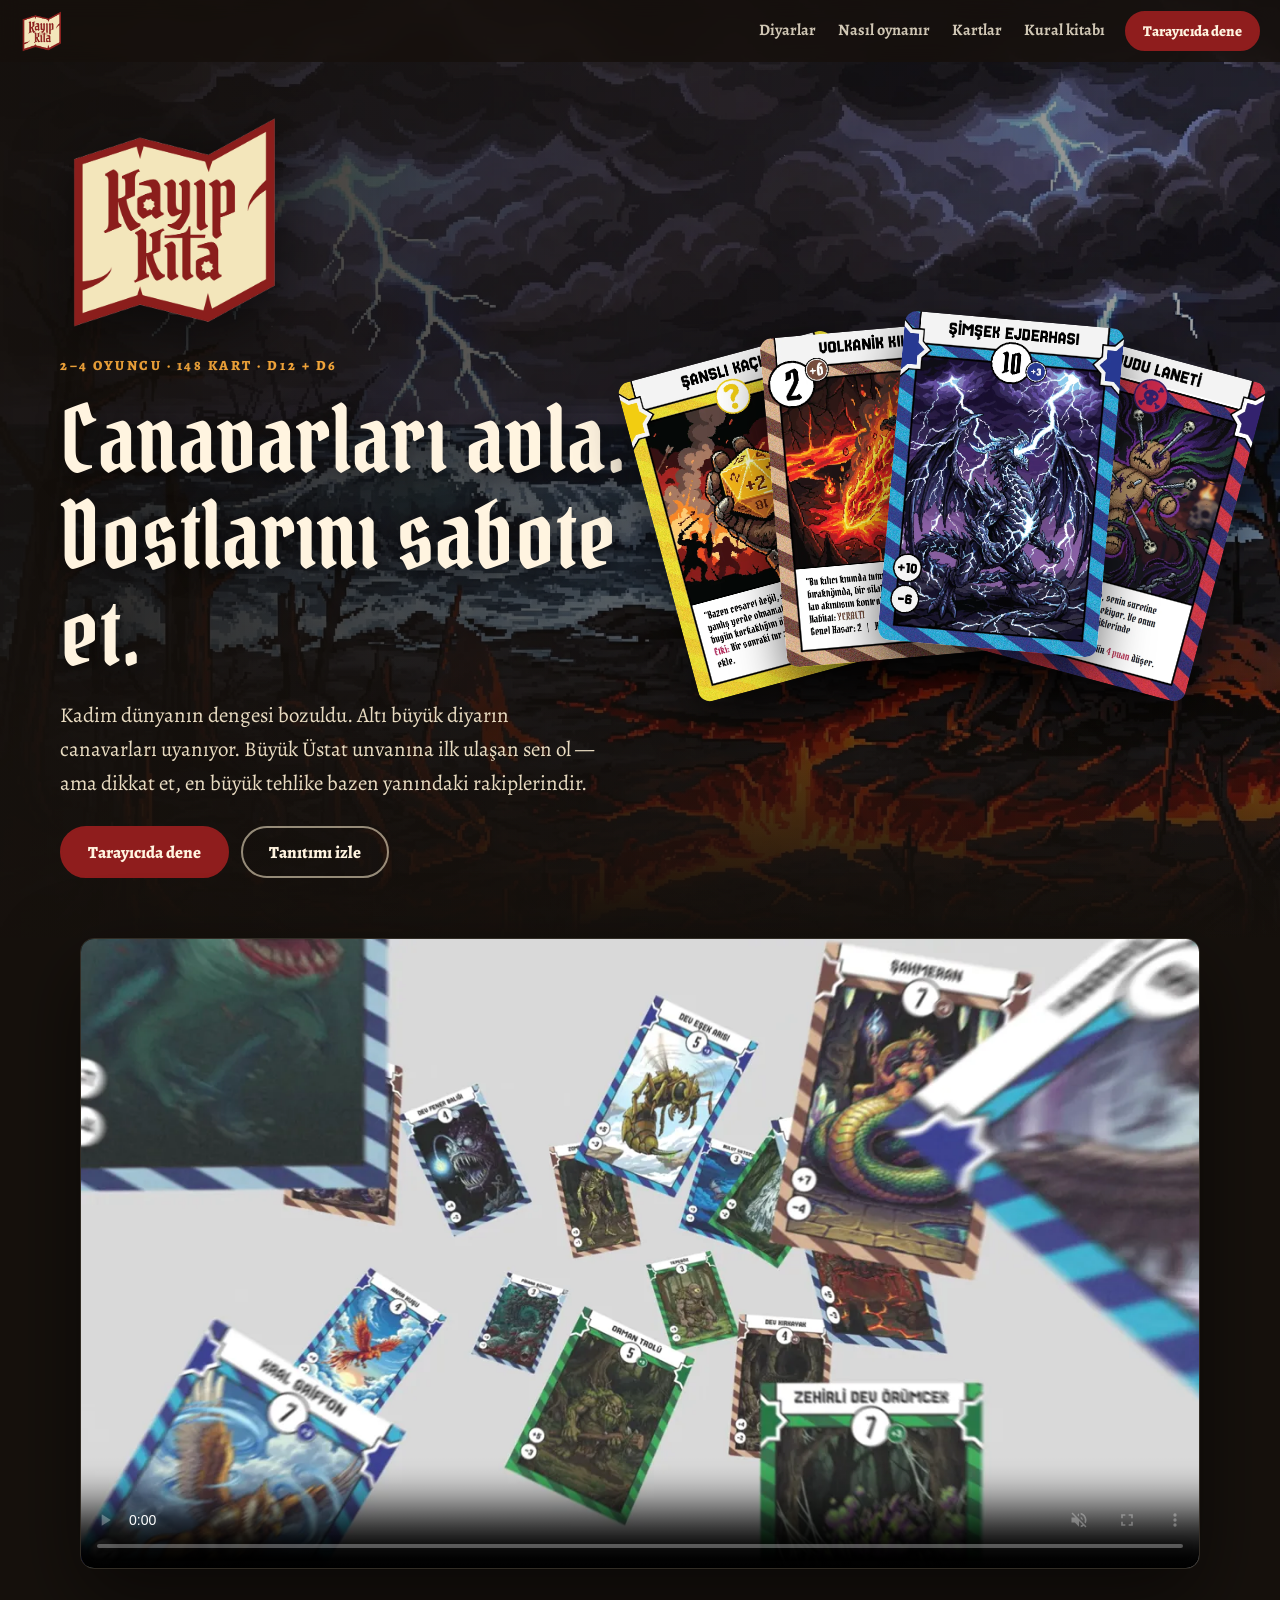
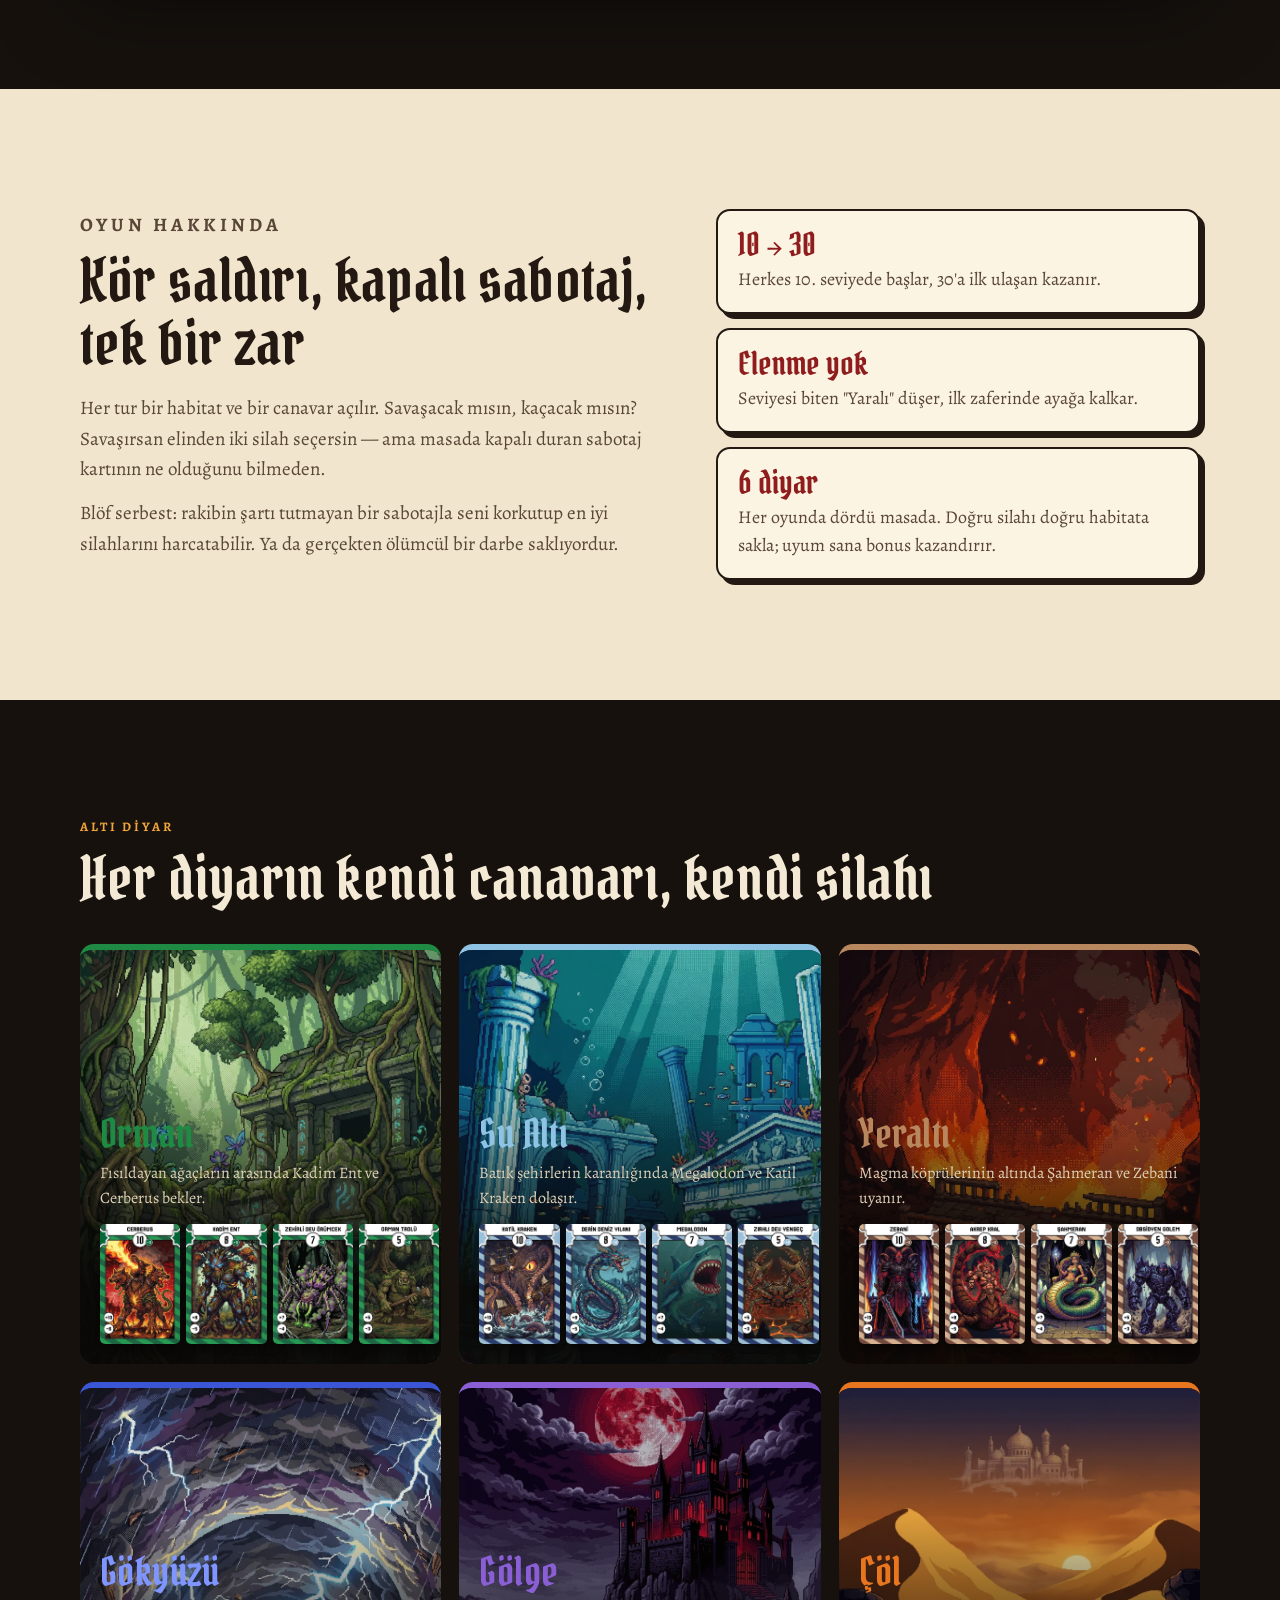
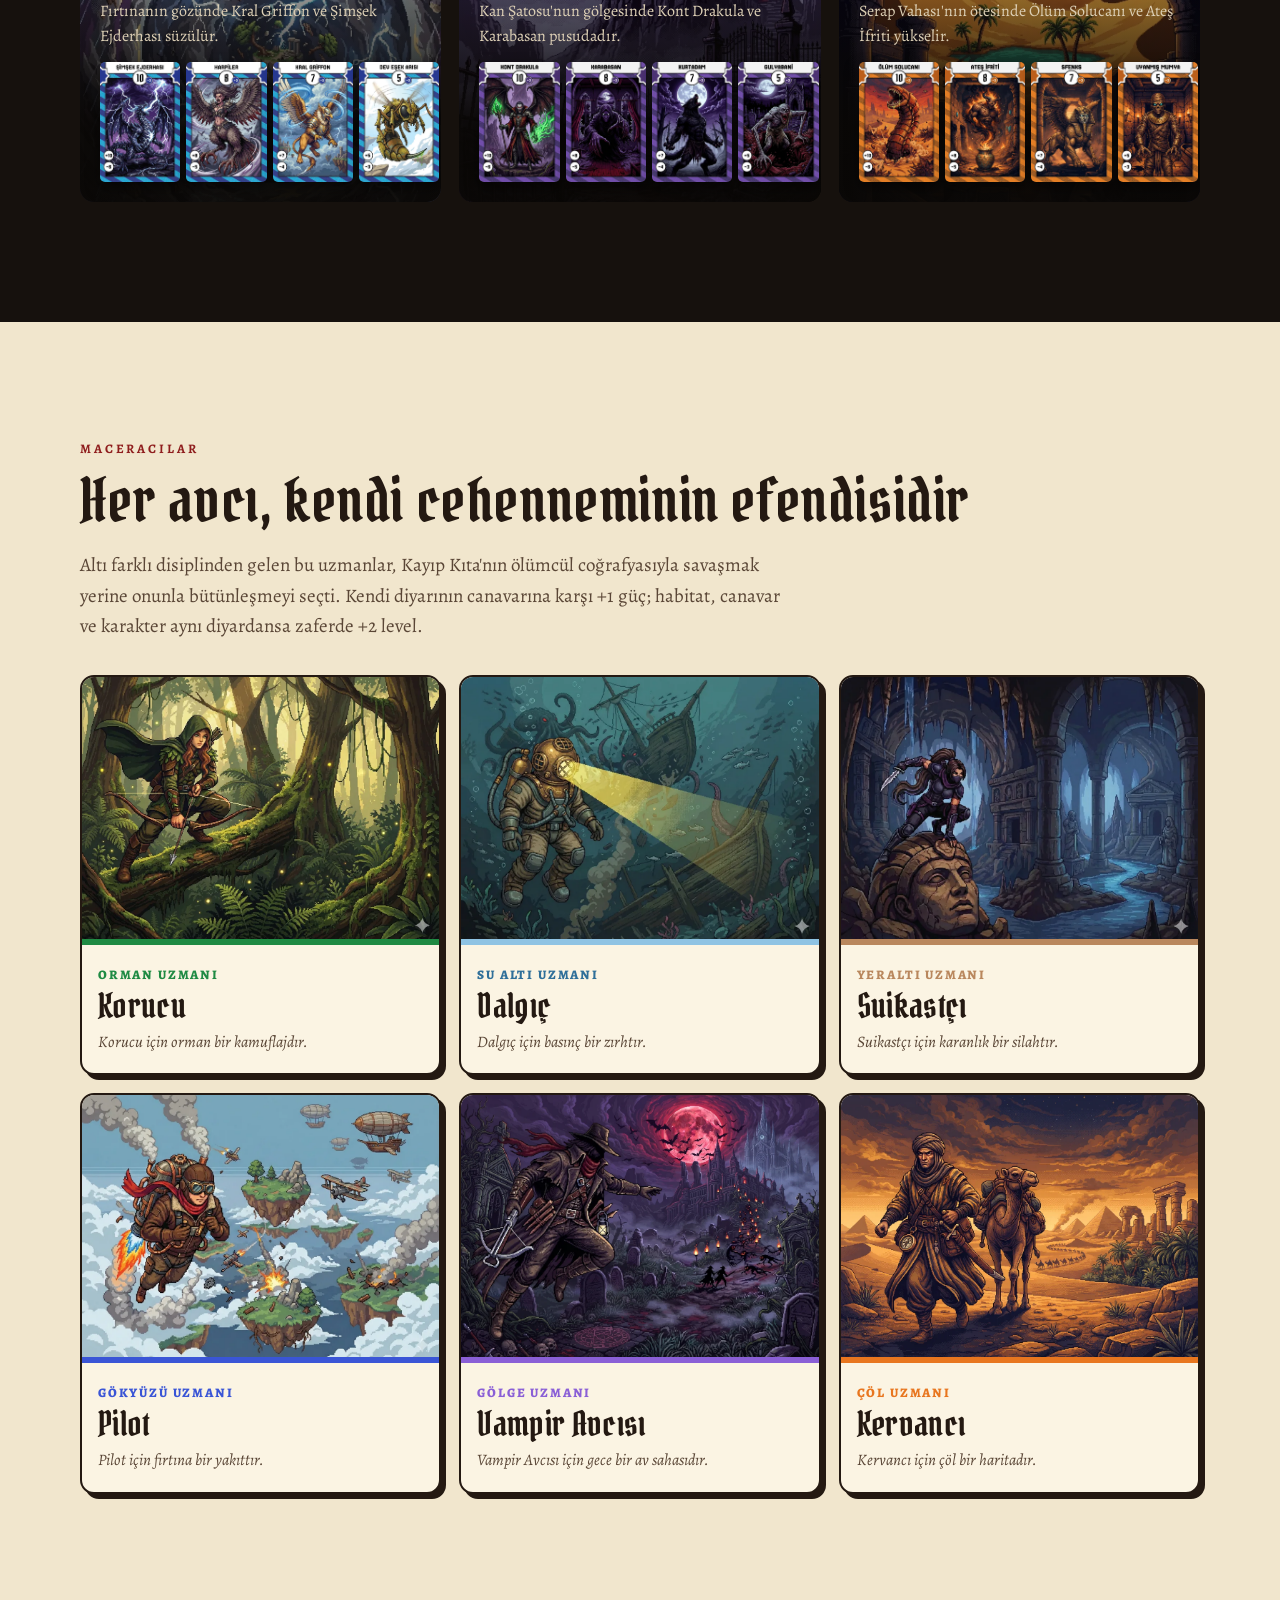
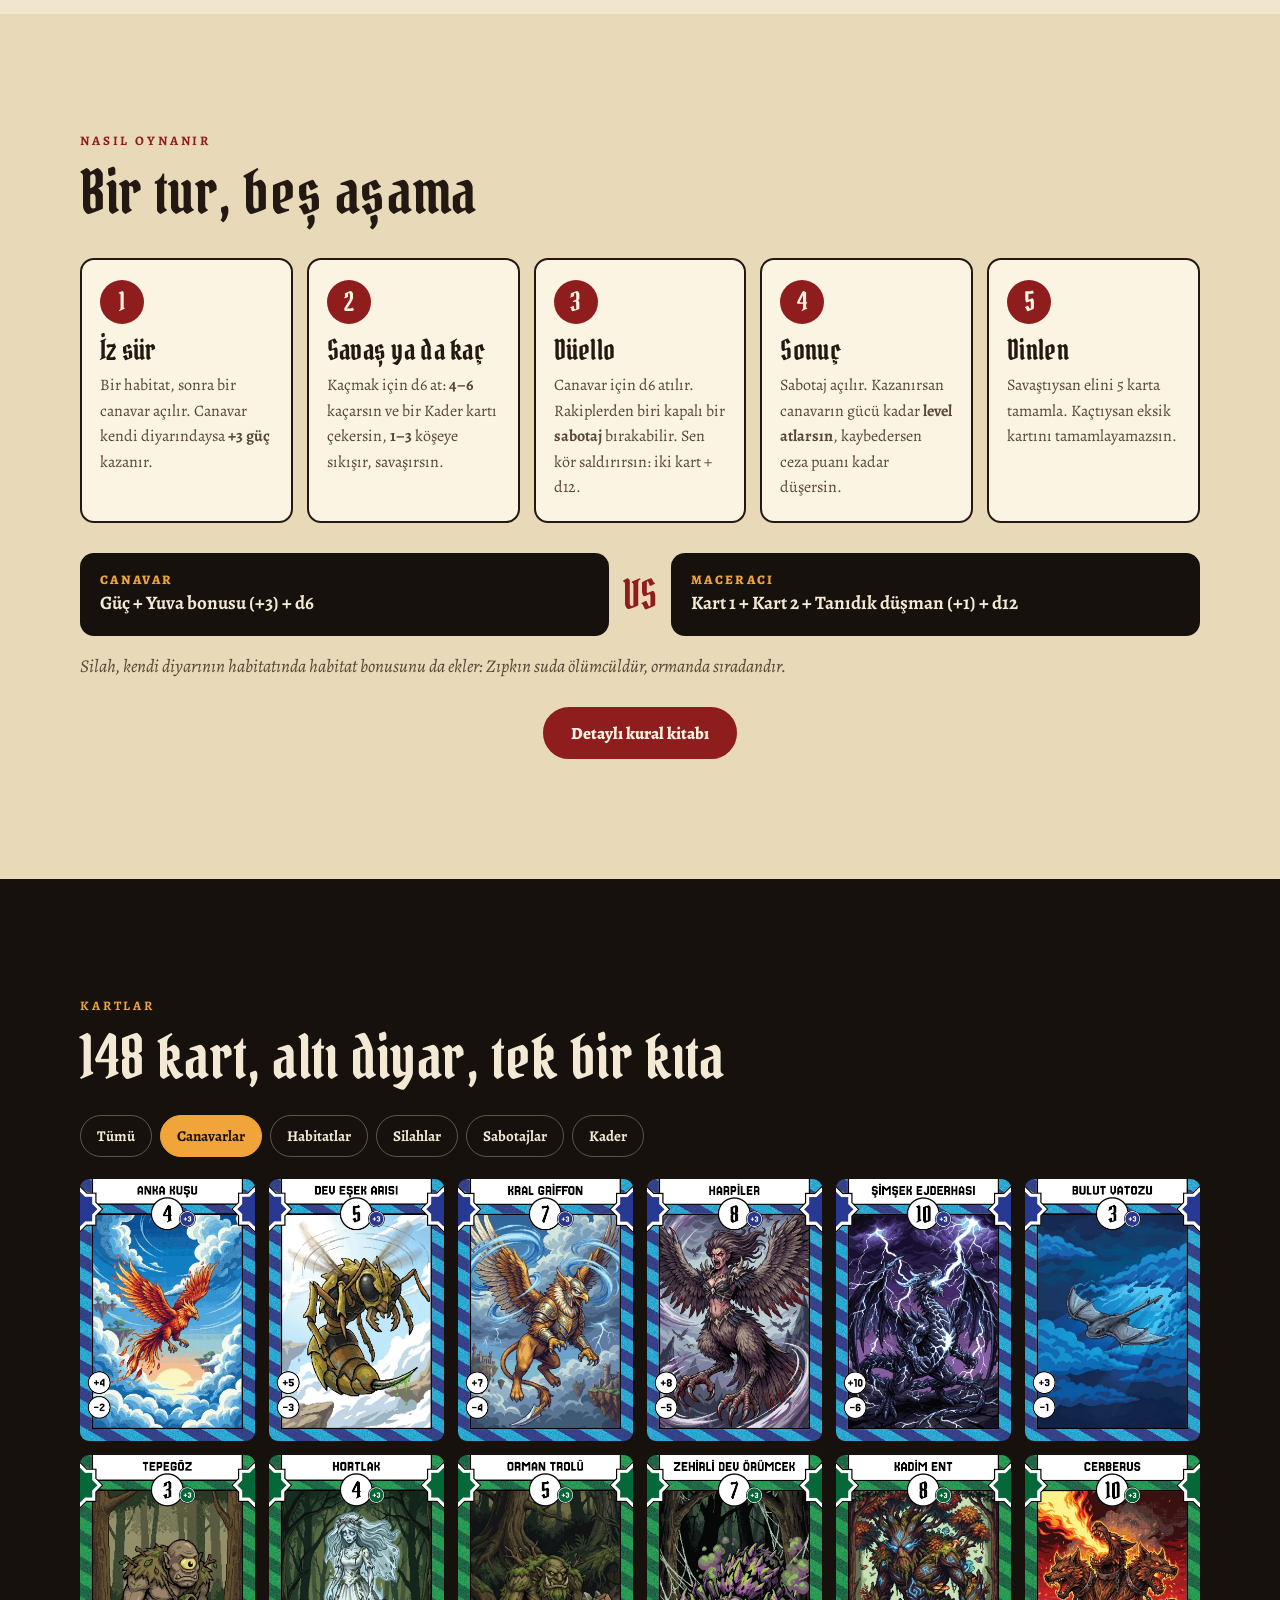
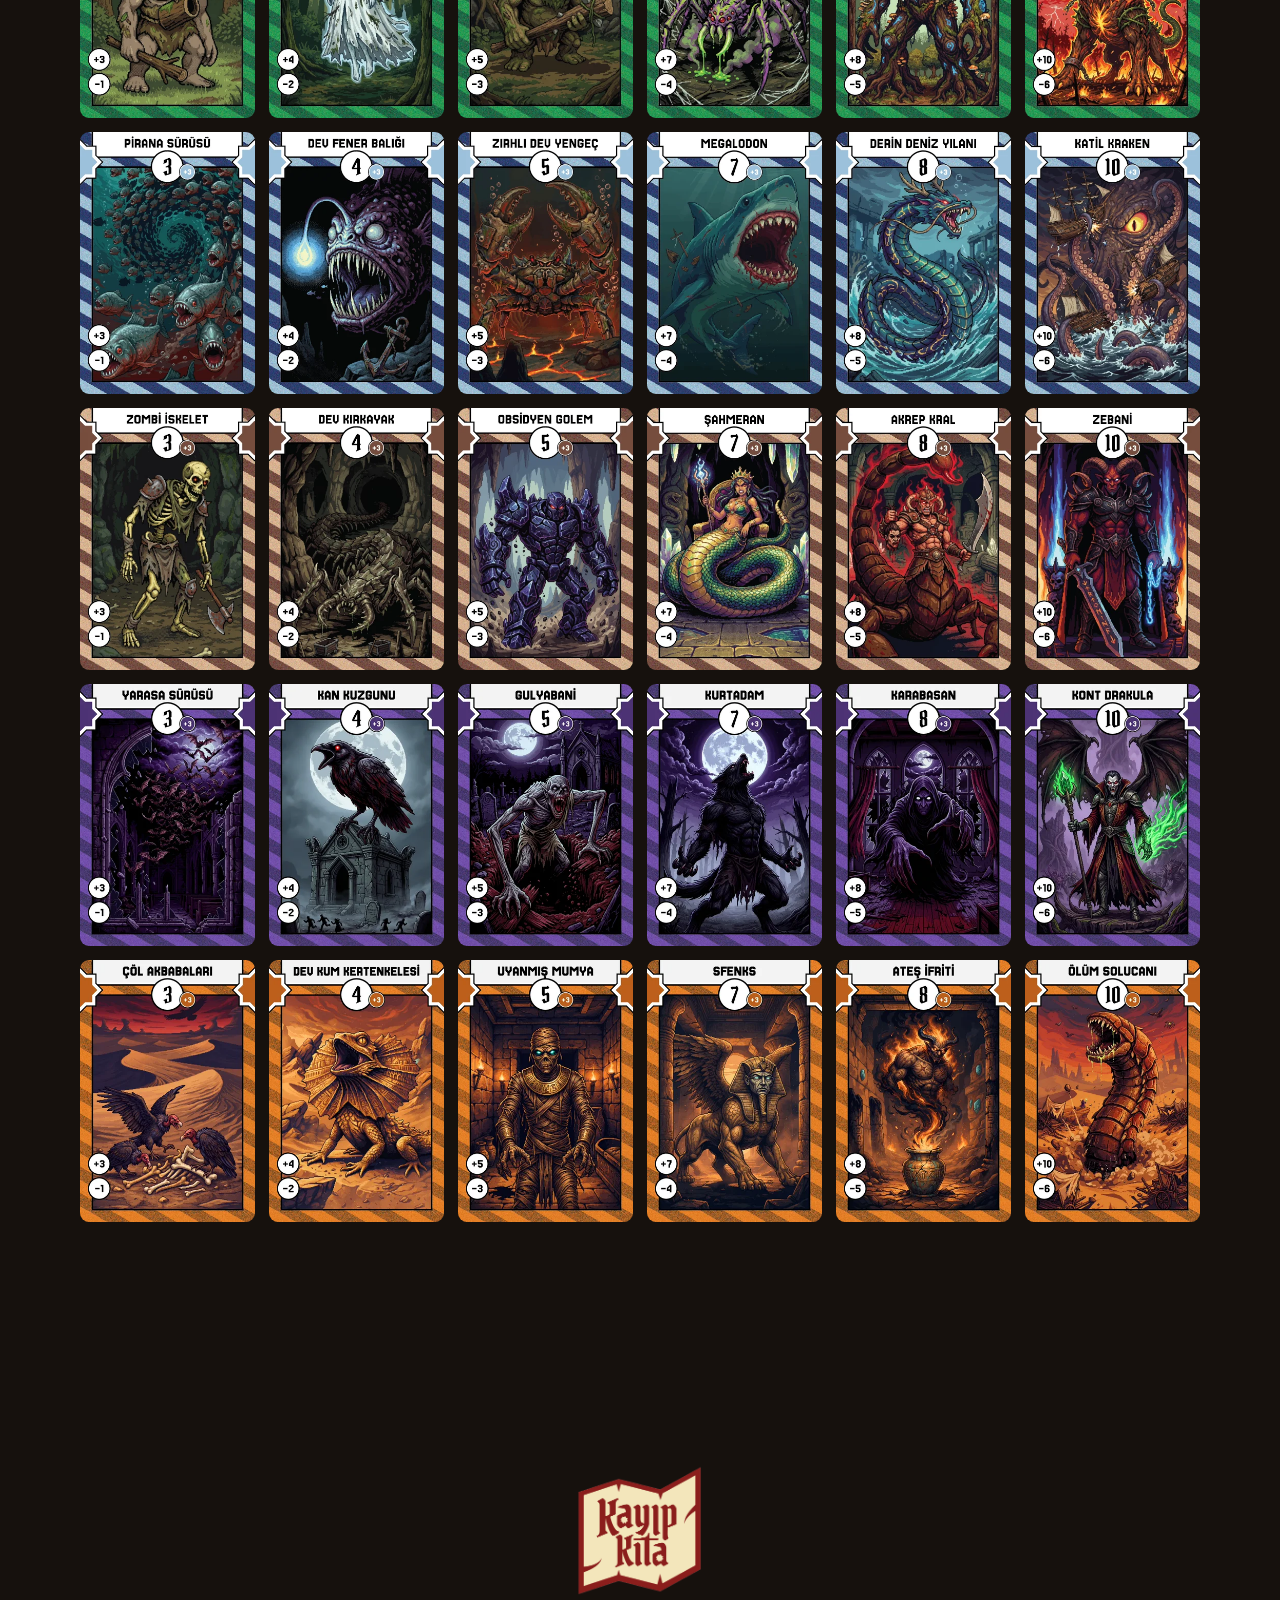
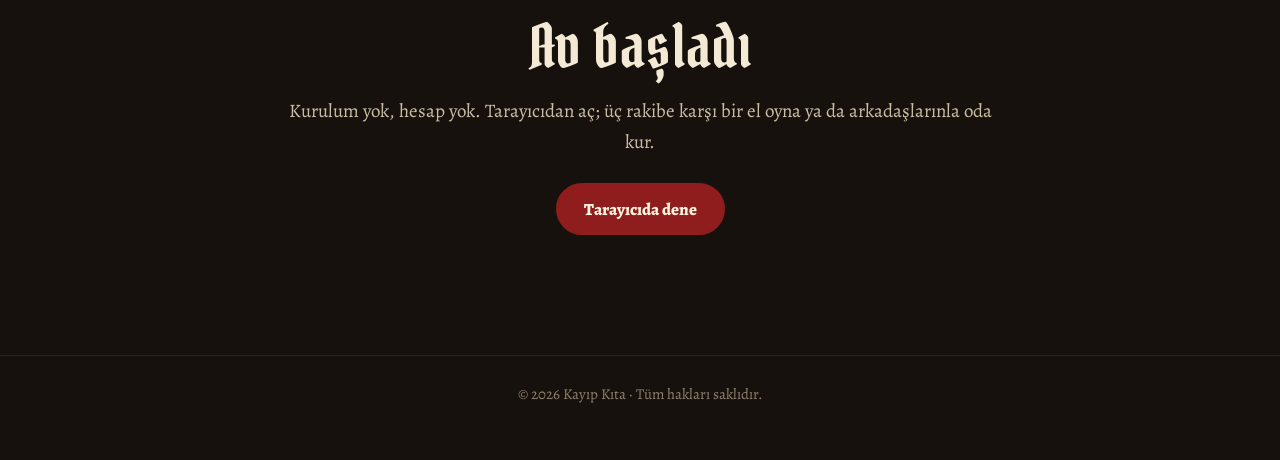
<file: index.html>
<!doctype html>
<html lang="tr">
<head>
  <meta charset="utf-8" />
  <meta name="viewport" content="width=device-width, initial-scale=1, viewport-fit=cover" />
  <title>Kayıp Kıta — Canavar avı kart oyunu</title>
  <meta name="description" content="Kayıp Kıta: 2–4 kişilik canavar avı kart oyunu. Altı diyar, 148 kart, iki zar ve dostlarının sabotajları. Büyük Üstat unvanına ilk sen ulaş." />
  <meta property="og:title" content="Kayıp Kıta — Canavar avı kart oyunu" />
  <meta property="og:description" content="Altı diyar, 148 kart, iki zar ve dostlarının sabotajları." />
  <meta property="og:type" content="website" />
  <meta property="og:url" content="https://muustafakaan-dotcom.github.io/kayip-kita/" />
  <meta property="og:image" content="https://muustafakaan-dotcom.github.io/kayip-kita/assets/og.jpg" />
  <meta property="og:image:width" content="1200" />
  <meta property="og:image:height" content="626" />
  <meta name="twitter:card" content="summary_large_image" />
  <meta name="theme-color" content="#16110d" />
  <link rel="icon" href="assets/logo.png" />
  <link rel="preconnect" href="https://fonts.googleapis.com" />
  <link rel="preconnect" href="https://fonts.gstatic.com" crossorigin />
  <link href="https://fonts.googleapis.com/css2?family=Alegreya:ital,wght@0,400;0,500;0,700;0,800;1,400&family=Pirata+One&display=swap" rel="stylesheet" />
  <link rel="stylesheet" href="site.css" />
</head>
<body>
  <header class="nav">
    <a href="#" class="nav-logo" aria-label="Kayıp Kıta"><img src="assets/logo.png" alt="" width="44" height="42" /></a>
    <nav>
      <a href="#diyarlar">Diyarlar</a>
      <a href="#nasil">Nasıl oynanır</a>
      <a href="#kartlar">Kartlar</a>
      <a href="https://kayip-kita.kayip-kita-app.workers.dev/app/kurallar.html?site&lang=tr">Kural kitabı</a>
    </nav>
    <a class="btn btn-small" href="https://kayip-kita.kayip-kita-app.workers.dev/app/">Tarayıcıda dene</a>
  </header>

  <!-- HERO -->
  <section class="hero">
    <div class="hero-bg" aria-hidden="true"></div>
    <div class="hero-in">
      <img class="hero-logo" src="assets/logo.png" alt="Kayıp Kıta" width="300" height="289" />
      <p class="kicker">2–4 oyuncu · 148 kart · d12 + d6</p>
      <h1>Canavarları avla.<br />Dostlarını sabote et.</h1>
      <p class="lead">Kadim dünyanın dengesi bozuldu. Altı büyük diyarın canavarları uyanıyor. Büyük Üstat unvanına ilk ulaşan sen ol — ama dikkat et, en büyük tehlike bazen yanındaki rakiplerindir.</p>
      <div class="cta">
        <a class="btn" href="https://kayip-kita.kayip-kita-app.workers.dev/app/">Tarayıcıda dene</a>
        <a class="btn btn-ghost" href="#video">Tanıtımı izle</a>
      </div>
    </div>
    <div class="hero-fan" aria-hidden="true">
      <img src="assets/cards-hd/f-skacis.webp" alt="" style="--x:-1.5;--r:-15deg;--y:22px;z-index:1" />
      <img src="assets/cards-hd/w-volkanik-kilic.webp" alt="" style="--x:-0.5;--r:-5deg;--y:0px;z-index:2" />
      <img src="assets/cards-hd/s-vudu.webp" alt="" style="--x:1.5;--r:15deg;--y:22px;z-index:3" />
      <img src="assets/cards-hd/m-simsek-ejderhasi.webp" alt="" style="--x:0.5;--r:5deg;--y:-10px;z-index:4" />
    </div>
  </section>

  <!-- VIDEO -->
  <section class="sec sec-dark" id="video">
    <div class="wrap">
      <div class="video">
        <video src="assets/video/promo.mp4" poster="assets/video/promo-poster.webp" controls playsinline preload="none" muted></video>
      </div>
    </div>
  </section>

  <!-- PITCH -->
  <section class="sec">
    <div class="wrap pitch">
      <div>
        <p class="eyebrow">Oyun hakkında</p>
        <h2>Kör saldırı, kapalı sabotaj, tek bir zar</h2>
        <p>Her tur bir habitat ve bir canavar açılır. Savaşacak mısın, kaçacak mısın? Savaşırsan elinden iki silah seçersin — ama masada kapalı duran sabotaj kartının ne olduğunu bilmeden.</p>
        <p>Blöf serbest: rakibin şartı tutmayan bir sabotajla seni korkutup en iyi silahlarını harcatabilir. Ya da gerçekten ölümcül bir darbe saklıyordur.</p>
      </div>
      <ul class="facts">
        <li><b>10 → 30</b><span>Herkes 10. seviyede başlar, 30'a ilk ulaşan kazanır.</span></li>
        <li><b>Elenme yok</b><span>Seviyesi biten "Yaralı" düşer, ilk zaferinde ayağa kalkar.</span></li>
        <li><b>6 diyar</b><span>Her oyunda dördü masada. Doğru silahı doğru habitata sakla; uyum sana bonus kazandırır.</span></li>
      </ul>
    </div>
  </section>

  <!-- REALMS -->
  <section class="sec sec-dark" id="diyarlar">
    <div class="wrap">
      <p class="eyebrow">Altı diyar</p>
      <h2>Her diyarın kendi canavarı, kendi silahı</h2>
      <div class="realms" id="realms"></div>
    </div>
  </section>

  <!-- CHARACTERS -->
  <section class="sec">
    <div class="wrap">
      <p class="eyebrow">Maceracılar</p>
      <h2>Her avcı, kendi cehenneminin efendisidir</h2>
      <p class="sub">Altı farklı disiplinden gelen bu uzmanlar, Kayıp Kıta'nın ölümcül coğrafyasıyla savaşmak yerine onunla bütünleşmeyi seçti. Kendi diyarının canavarına karşı +1 güç; habitat, canavar ve karakter aynı diyardansa zaferde +2 level.</p>
      <div class="chars" id="chars"></div>
    </div>
  </section>

  <!-- HOW TO PLAY -->
  <section class="sec sec-paper" id="nasil">
    <div class="wrap">
      <p class="eyebrow">Nasıl oynanır</p>
      <h2>Bir tur, beş aşama</h2>
      <ol class="steps">
        <li>
          <span class="n">1</span>
          <h3>İz sür</h3>
          <p>Bir habitat, sonra bir canavar açılır. Canavar kendi diyarındaysa <b>+3 güç</b> kazanır.</p>
        </li>
        <li>
          <span class="n">2</span>
          <h3>Savaş ya da kaç</h3>
          <p>Kaçmak için d6 at: <b>4–6</b> kaçarsın ve bir Kader kartı çekersin, <b>1–3</b> köşeye sıkışır, savaşırsın.</p>
        </li>
        <li>
          <span class="n">3</span>
          <h3>Düello</h3>
          <p>Canavar için d6 atılır. Rakiplerden biri kapalı bir <b>sabotaj</b> bırakabilir. Sen kör saldırırsın: iki kart + d12.</p>
        </li>
        <li>
          <span class="n">4</span>
          <h3>Sonuç</h3>
          <p>Sabotaj açılır. Kazanırsan canavarın gücü kadar <b>level atlarsın</b>, kaybedersen ceza puanı kadar düşersin.</p>
        </li>
        <li>
          <span class="n">5</span>
          <h3>Dinlen</h3>
          <p>Savaştıysan elini 5 karta tamamla. Kaçtıysan eksik kartını tamamlayamazsın.</p>
        </li>
      </ol>
      <div class="formula">
        <div><span>Canavar</span><b>Güç + Yuva bonusu (+3) + d6</b></div>
        <div class="vs">VS</div>
        <div><span>Maceracı</span><b>Kart 1 + Kart 2 + Tanıdık düşman (+1) + d12</b></div>
      </div>
      <p class="note">Silah, kendi diyarının habitatında habitat bonusunu da ekler: Zıpkın suda ölümcüldür, ormanda sıradandır.</p>
      <div class="cta rb-cta"><a class="btn" href="https://kayip-kita.kayip-kita-app.workers.dev/app/kurallar.html?site&lang=tr">Detaylı kural kitabı</a></div>
    </div>
  </section>

  <!-- CARDS -->
  <section class="sec sec-dark" id="kartlar">
    <div class="wrap">
      <p class="eyebrow">Kartlar</p>
      <h2>148 kart, altı diyar, tek bir kıta</h2>
      <div class="filters" id="filters" role="tablist"></div>
      <div class="gallery" id="gallery"></div>
    </div>
  </section>

  <!-- CTA -->
  <section class="sec sec-dark final">
    <div class="wrap">
      <img src="assets/logo.png" alt="" width="140" height="135" />
      <h2>Av başladı</h2>
      <p class="sub">Kurulum yok, hesap yok. Tarayıcıdan aç; üç rakibe karşı bir el oyna ya da arkadaşlarınla oda kur.</p>
      <div class="cta">
        <a class="btn" href="https://kayip-kita.kayip-kita-app.workers.dev/app/">Tarayıcıda dene</a>
      </div>
    </div>
  </section>

  <footer class="foot">
    <p>© 2026 Kayıp Kıta · Tüm hakları saklıdır.</p>
  </footer>

  <div class="lightbox" id="lightbox" hidden>
    <button class="lb-close" aria-label="Kapat">×</button>
    <img alt="" />
    <p></p>
  </div>

  <script src="assets/cards.js"></script>
  <script src="assets/expansion.js"></script>
  <script src="site.js"></script>
</body>
</html>
</file>
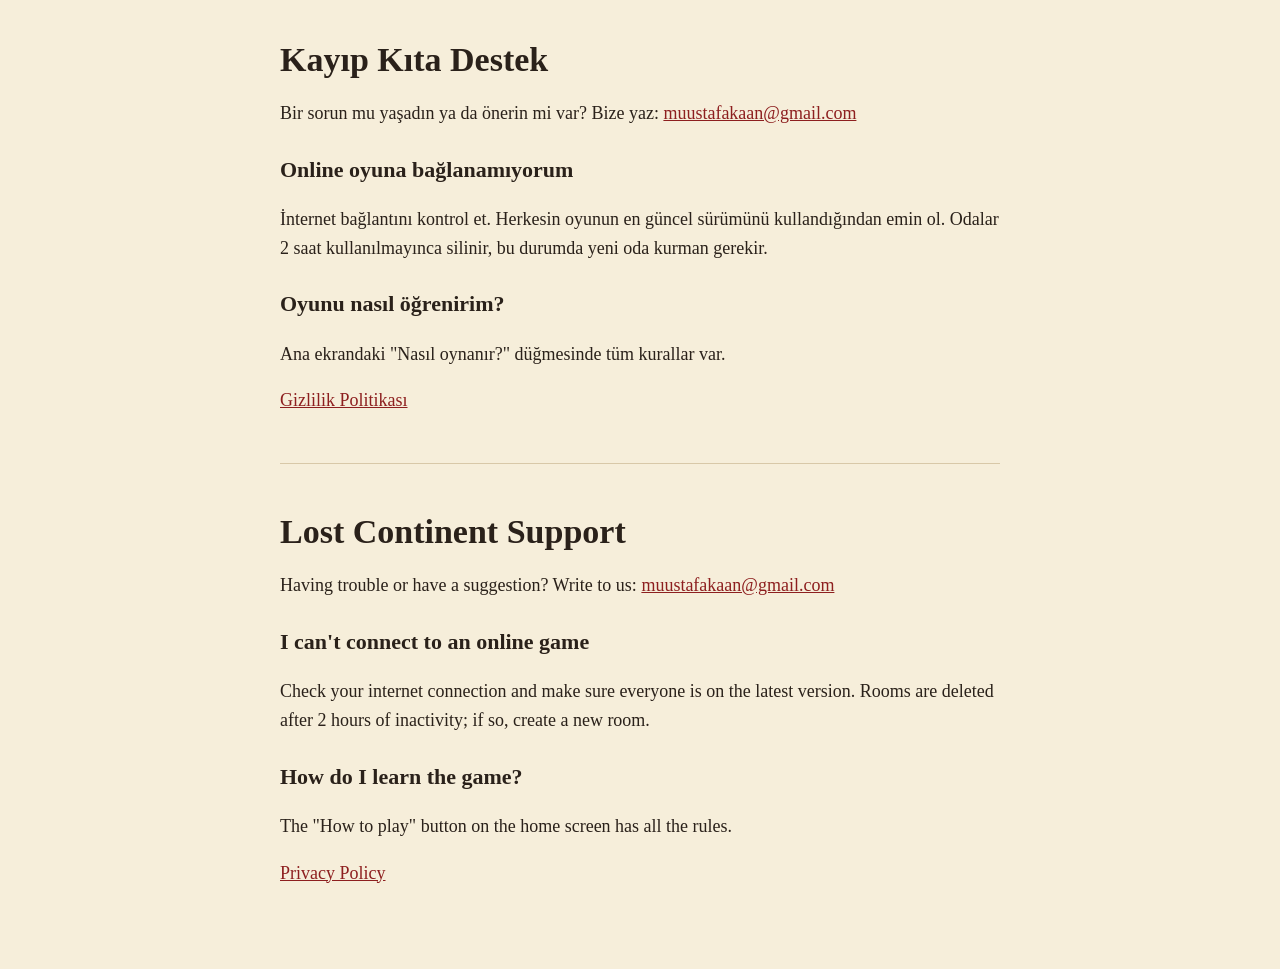
<file: destek/index.html>
<!doctype html>
<html lang="tr">
<head>
<meta charset="utf-8">
<meta name="viewport" content="width=device-width, initial-scale=1">
<title>Kayıp Kıta – Destek / Support</title>
<meta name="description" content="Kayıp Kıta (Lost Continent) oyunu için destek.">
<style>
  :root { color-scheme: light; }
  body { margin: 0; background: #f6eeda; color: #2a211a; font: 18px/1.6 Georgia, 'Times New Roman', serif; }
  .wrap { max-width: 720px; margin: 0 auto; padding: 32px 16px 64px; }
  h1 { font-size: 34px; line-height: 1.2; margin: 8px 0; }
  h2 { font-size: 22px; margin: 24px 0 6px; }
  a { color: #8d1f1f; }
  hr { border: 0; border-top: 1px solid #d8c8a8; margin: 48px 0; }
</style>
</head>
<body>
<div class="wrap">
  <section lang="tr">
    <h1>Kayıp Kıta Destek</h1>
    <p>Bir sorun mu yaşadın ya da önerin mi var? Bize yaz: <a href="mailto:muustafakaan@gmail.com">muustafakaan@gmail.com</a></p>
    <h2>Online oyuna bağlanamıyorum</h2>
    <p>İnternet bağlantını kontrol et. Herkesin oyunun en güncel sürümünü kullandığından emin ol. Odalar 2 saat kullanılmayınca silinir, bu durumda yeni oda kurman gerekir.</p>
    <h2>Oyunu nasıl öğrenirim?</h2>
    <p>Ana ekrandaki "Nasıl oynanır?" düğmesinde tüm kurallar var.</p>
    <p><a href="../gizlilik/">Gizlilik Politikası</a></p>
  </section>
  <hr>
  <section lang="en">
    <h1>Lost Continent Support</h1>
    <p>Having trouble or have a suggestion? Write to us: <a href="mailto:muustafakaan@gmail.com">muustafakaan@gmail.com</a></p>
    <h2>I can't connect to an online game</h2>
    <p>Check your internet connection and make sure everyone is on the latest version. Rooms are deleted after 2 hours of inactivity; if so, create a new room.</p>
    <h2>How do I learn the game?</h2>
    <p>The "How to play" button on the home screen has all the rules.</p>
    <p><a href="../gizlilik/#en">Privacy Policy</a></p>
  </section>
</div>
</body>
</html>
</file>
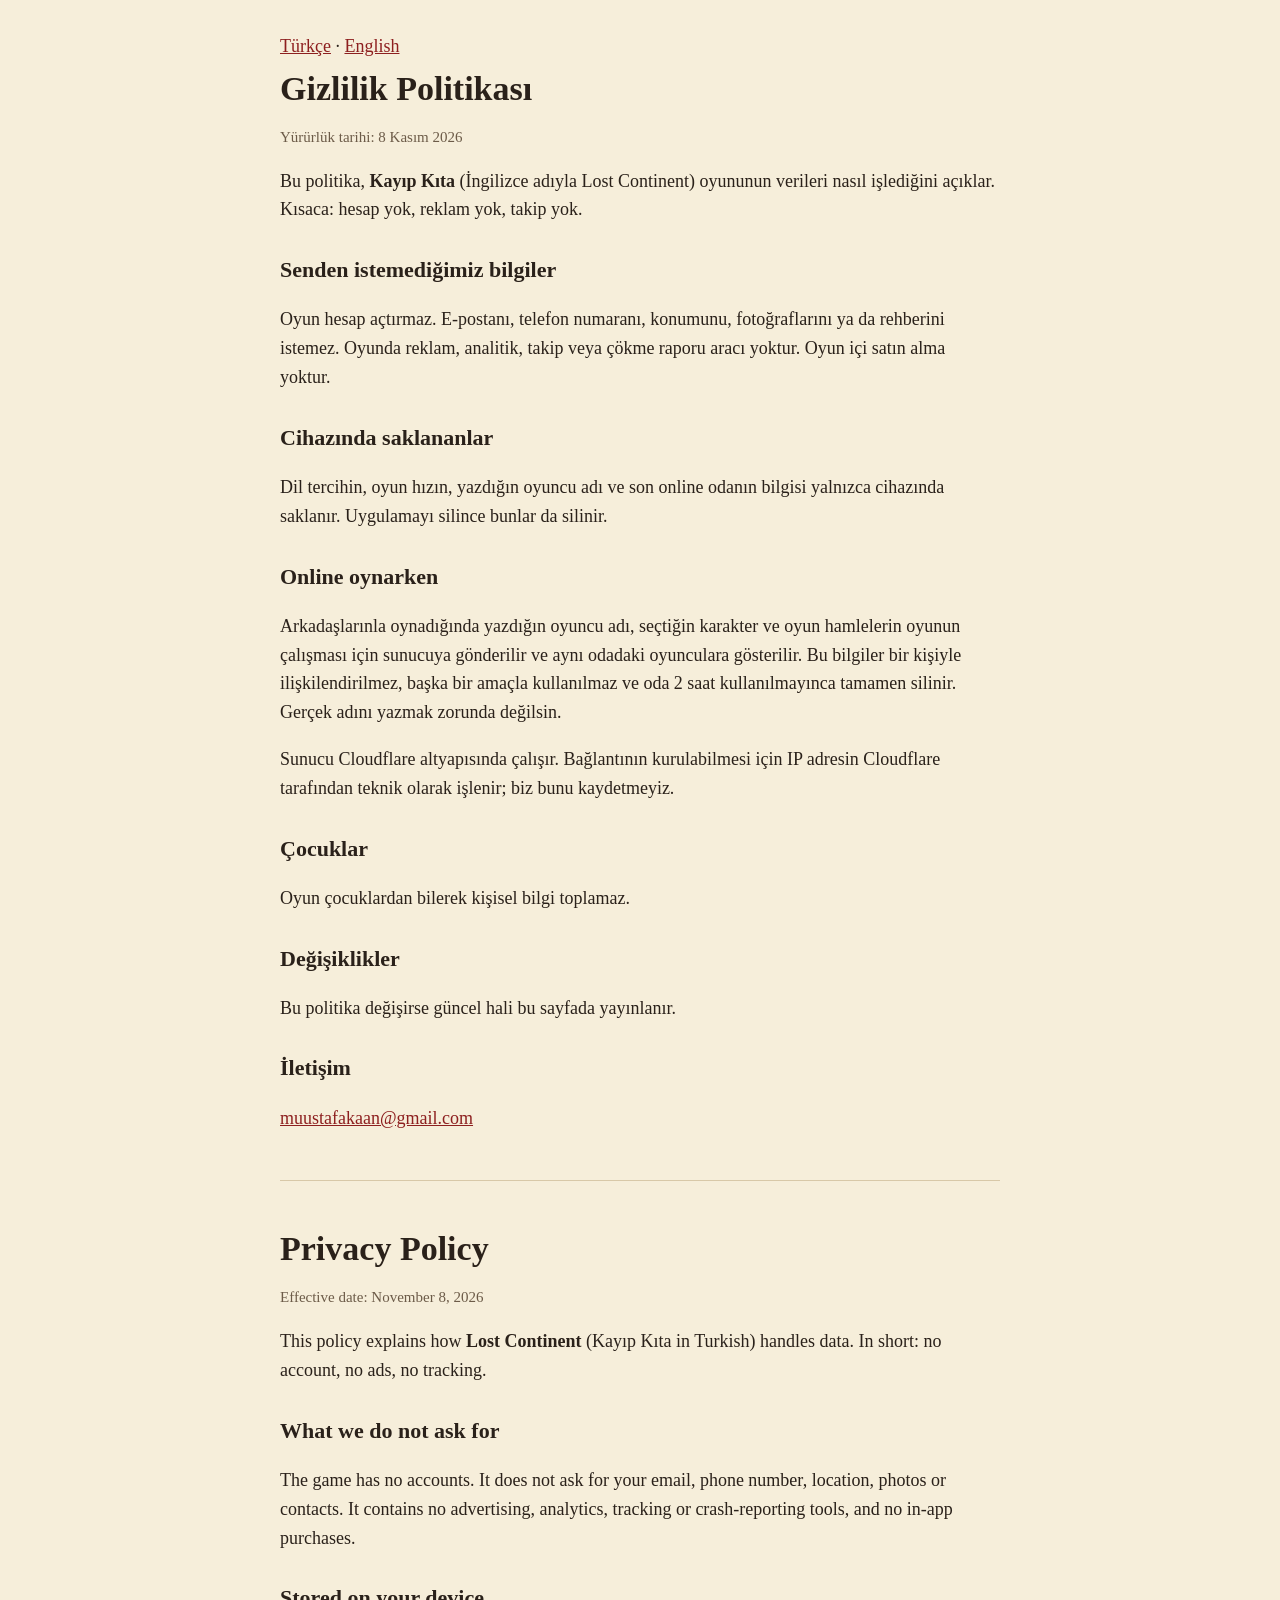
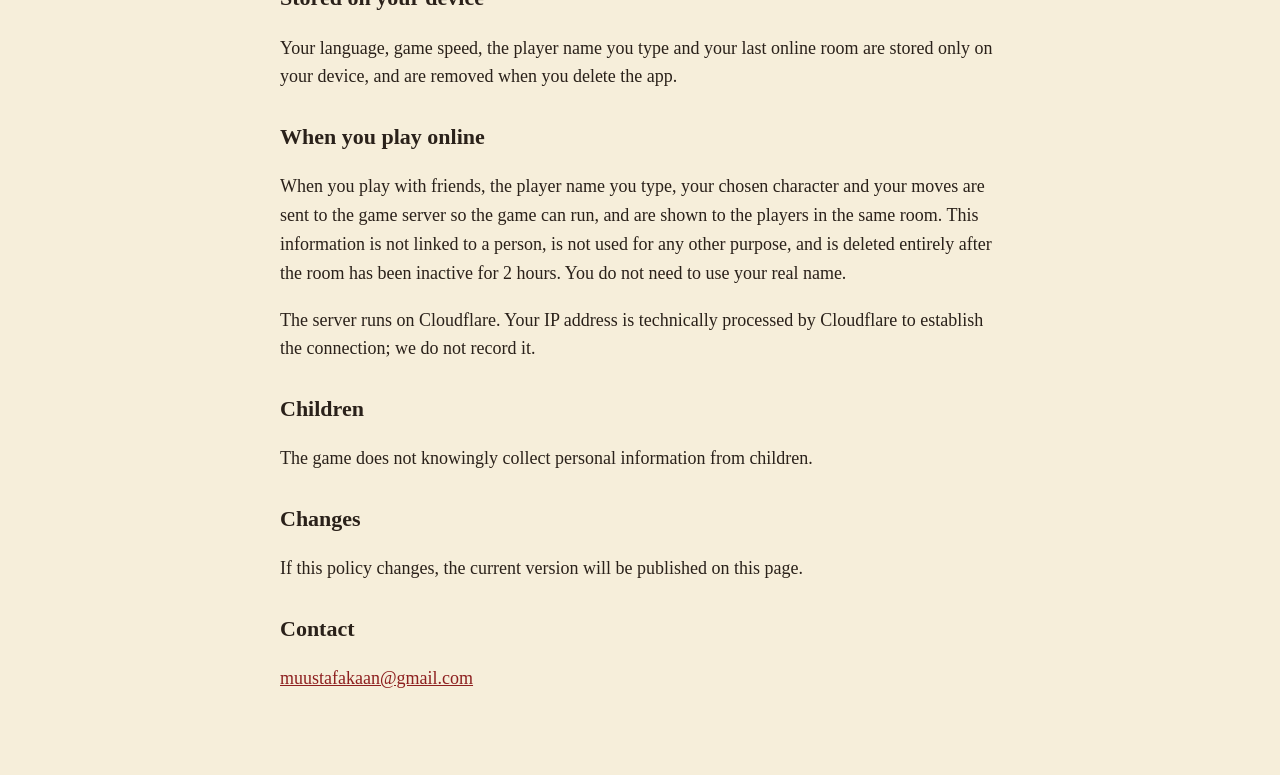
<file: gizlilik/index.html>
<!doctype html>
<html lang="tr">
<head>
<meta charset="utf-8">
<meta name="viewport" content="width=device-width, initial-scale=1">
<title>Kayıp Kıta – Gizlilik Politikası / Privacy Policy</title>
<meta name="description" content="Kayıp Kıta (Lost Continent) oyununun gizlilik politikası.">
<style>
  :root { color-scheme: light; }
  body { margin: 0; background: #f6eeda; color: #2a211a; font: 18px/1.6 Georgia, 'Times New Roman', serif; }
  .wrap { max-width: 720px; margin: 0 auto; padding: 32px 16px 64px; }
  h1 { font-size: 34px; line-height: 1.2; margin: 8px 0; }
  h2 { font-size: 22px; margin: 28px 0 6px; }
  .meta { color: #6c5b48; font-size: 15px; }
  nav a, a { color: #8d1f1f; }
  hr { border: 0; border-top: 1px solid #d8c8a8; margin: 48px 0; }
</style>
</head>
<body>
<div class="wrap">
  <nav><a href="#tr">Türkçe</a> · <a href="#en">English</a></nav>

  <section id="tr" lang="tr">
    <h1>Gizlilik Politikası</h1>
    <p class="meta">Yürürlük tarihi: 8 Kasım 2026</p>
    <p>Bu politika, <b>Kayıp Kıta</b> (İngilizce adıyla Lost Continent) oyununun verileri nasıl işlediğini açıklar. Kısaca: hesap yok, reklam yok, takip yok.</p>

    <h2>Senden istemediğimiz bilgiler</h2>
    <p>Oyun hesap açtırmaz. E-postanı, telefon numaranı, konumunu, fotoğraflarını ya da rehberini istemez. Oyunda reklam, analitik, takip veya çökme raporu aracı yoktur. Oyun içi satın alma yoktur.</p>

    <h2>Cihazında saklananlar</h2>
    <p>Dil tercihin, oyun hızın, yazdığın oyuncu adı ve son online odanın bilgisi yalnızca cihazında saklanır. Uygulamayı silince bunlar da silinir.</p>

    <h2>Online oynarken</h2>
    <p>Arkadaşlarınla oynadığında yazdığın oyuncu adı, seçtiğin karakter ve oyun hamlelerin oyunun çalışması için sunucuya gönderilir ve aynı odadaki oyunculara gösterilir. Bu bilgiler bir kişiyle ilişkilendirilmez, başka bir amaçla kullanılmaz ve oda 2 saat kullanılmayınca tamamen silinir. Gerçek adını yazmak zorunda değilsin.</p>
    <p>Sunucu Cloudflare altyapısında çalışır. Bağlantının kurulabilmesi için IP adresin Cloudflare tarafından teknik olarak işlenir; biz bunu kaydetmeyiz.</p>

    <h2>Çocuklar</h2>
    <p>Oyun çocuklardan bilerek kişisel bilgi toplamaz.</p>

    <h2>Değişiklikler</h2>
    <p>Bu politika değişirse güncel hali bu sayfada yayınlanır.</p>

    <h2>İletişim</h2>
    <p><a href="mailto:muustafakaan@gmail.com">muustafakaan@gmail.com</a></p>
  </section>

  <hr>

  <section id="en" lang="en">
    <h1>Privacy Policy</h1>
    <p class="meta">Effective date: November 8, 2026</p>
    <p>This policy explains how <b>Lost Continent</b> (Kayıp Kıta in Turkish) handles data. In short: no account, no ads, no tracking.</p>

    <h2>What we do not ask for</h2>
    <p>The game has no accounts. It does not ask for your email, phone number, location, photos or contacts. It contains no advertising, analytics, tracking or crash-reporting tools, and no in-app purchases.</p>

    <h2>Stored on your device</h2>
    <p>Your language, game speed, the player name you type and your last online room are stored only on your device, and are removed when you delete the app.</p>

    <h2>When you play online</h2>
    <p>When you play with friends, the player name you type, your chosen character and your moves are sent to the game server so the game can run, and are shown to the players in the same room. This information is not linked to a person, is not used for any other purpose, and is deleted entirely after the room has been inactive for 2 hours. You do not need to use your real name.</p>
    <p>The server runs on Cloudflare. Your IP address is technically processed by Cloudflare to establish the connection; we do not record it.</p>

    <h2>Children</h2>
    <p>The game does not knowingly collect personal information from children.</p>

    <h2>Changes</h2>
    <p>If this policy changes, the current version will be published on this page.</p>

    <h2>Contact</h2>
    <p><a href="mailto:muustafakaan@gmail.com">muustafakaan@gmail.com</a></p>
  </section>
</div>
</body>
</html>
</file>
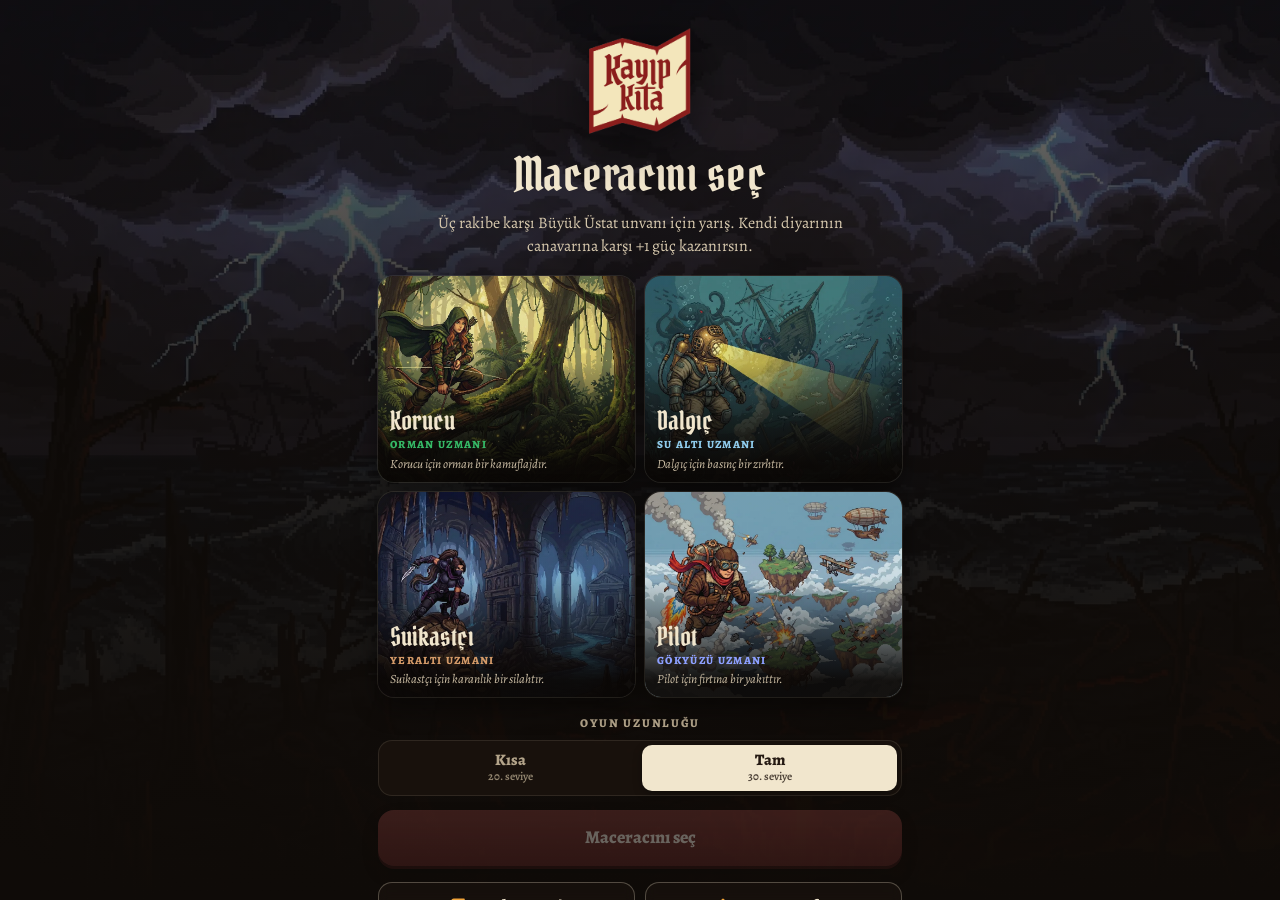
<file: oyna/index.html>
<!doctype html>
<html lang="tr">
<head>
  <meta charset="utf-8" />
  <meta name="viewport" content="width=device-width, initial-scale=1, viewport-fit=cover" />
  <title>Kayıp Kıta — Oyna</title>
  <meta name="description" content="Kayıp Kıta'yı tarayıcıda üç rakibe karşı oyna." />
  <meta property="og:title" content="Kayıp Kıta — Tarayıcıda oyna" />
  <meta property="og:description" content="Canavar avı kart oyunu Kayıp Kıta'yı üç rakibe karşı tarayıcıda dene." />
  <meta property="og:image" content="https://muustafakaan-dotcom.github.io/kayip-kita/assets/og.jpg" />
  <meta name="theme-color" content="#0f0b08" />
  <link rel="icon" href="../assets/logo.png" />
  <link rel="preconnect" href="https://fonts.googleapis.com" />
  <link rel="preconnect" href="https://fonts.gstatic.com" crossorigin />
  <link href="https://fonts.googleapis.com/css2?family=Alegreya:ital,wght@0,400;0,500;0,700;0,800;1,400&family=Pirata+One&display=swap" rel="stylesheet" />
  <link rel="stylesheet" href="game.css" />
</head>
<body>
  <svg width="0" height="0" style="position:absolute" aria-hidden="true">
    <defs>
      <symbol id="i-d20" viewBox="0 0 48 48">
        <polygon class="d-face" points="24,2 43,13 43,35 24,46 5,35 5,13" />
        <polygon class="d-inner" points="24,12 37,33 11,33" />
        <path class="d-line" d="M24 2 24 12M43 13 37 33M5 13 11 33M24 46 11 33M24 46 37 33M43 35 37 33M5 35 11 33M43 13 24 12M5 13 24 12" />
      </symbol>
      <symbol id="i-sword" viewBox="0 0 24 24"><path d="M14.5 3H21v6.5L10 20.5 7.5 18 3 22l-1-1 4-4.5L3.5 14Z" /><path d="m13 11 2 2M6 13l5 5" /></symbol>
      <symbol id="i-run" viewBox="0 0 24 24"><path d="M13 4a2 2 0 1 0 4 0 2 2 0 0 0-4 0M7 22l3-6 3 2v5M5 12l3-3 5 1 3 4h4M13 10l-2 5" /></symbol>
      <symbol id="i-menu" viewBox="0 0 24 24"><path d="M4 7h16M4 12h16M4 17h16" /></symbol>
      <symbol id="i-zoom" viewBox="0 0 24 24"><path d="M15 3h6v6M9 21H3v-6M21 3l-7 7M3 21l7-7" /></symbol>
      <symbol id="i-cards" viewBox="0 0 24 24"><rect x="7" y="3" width="12" height="17" rx="2" /><path d="M5 6.5v12A2.5 2.5 0 0 0 7.5 21H15" /></symbol>
      <symbol id="i-skull" viewBox="0 0 24 24"><path d="M12 3C7.6 3 4 6.4 4 10.6c0 2.6 1.4 4.6 3 5.9V20h10v-3.5c1.6-1.3 3-3.3 3-5.9C20 6.4 16.4 3 12 3Z" /><circle cx="9" cy="11" r="1.6" /><circle cx="15" cy="11" r="1.6" /></symbol>
      <symbol id="i-book" viewBox="0 0 24 24"><path d="M4 5.5A2.5 2.5 0 0 1 6.5 3H20v15H6.5A2.5 2.5 0 0 0 4 20.5v-15ZM4 20.5A2.5 2.5 0 0 0 6.5 23H20v-5" /><path d="M9 8h7M9 12h5" /></symbol>
      <symbol id="i-home" viewBox="0 0 24 24"><path d="M3 11 12 3l9 8M5 9.5V21h5v-6h4v6h5V9.5" /></symbol>
      <symbol id="i-check" viewBox="0 0 24 24"><path d="m5 12 4.5 4.5L19 7" /></symbol>
    </defs>
  </svg>

  <div id="app">
    <!-- ============ START ============ -->
    <section id="start" class="screen start">
      <div class="start-bg" aria-hidden="true"></div>
      <div class="start-in">
        <img class="start-logo" src="../assets/logo.png" alt="Kayıp Kıta" width="132" height="127" />
        <h1>Maceracını seç</h1>
        <p class="lede">Üç rakibe karşı Büyük Üstat unvanı için yarış. Kendi diyarının canavarına karşı +1 güç kazanırsın.</p>
        <div class="heroes" id="pick" role="radiogroup" aria-label="Maceracı"></div>
        <div class="mode">
          <span class="mode-label">Oyun uzunluğu</span>
          <div class="seg" id="target" role="radiogroup">
            <button data-v="20" role="radio" aria-checked="false">Kısa<small>20. seviye</small></button>
            <button data-v="30" role="radio" aria-checked="true" class="on">Tam<small>30. seviye</small></button>
          </div>
        </div>
        <button class="btn btn-primary btn-lg" id="go" disabled>Maceracını seç</button>
        <div class="start-links">
          <button class="btn btn-outline" id="rulesLink"><span class="ic"><svg><use href="#i-book" /></svg>Nasıl oynanır?</span></button>
          <a class="btn btn-outline" href="../"><span class="ic"><svg><use href="#i-home" /></svg>Tanıtım sayfası</span></a>
        </div>
      </div>
    </section>

    <!-- ============ GAME ============ -->
    <section id="game" class="screen game" hidden>
      <div class="arena-bg" id="arenaBg" aria-hidden="true"><i></i><i></i></div>

      <header class="hud">
        <div class="hud-top">
          <button class="hud-btn" id="menuBtn" aria-label="Menü"><svg><use href="#i-menu" /></svg></button>
          <ol class="phase" id="phase" aria-label="Tur aşamaları">
            <li data-p="track">İz sür</li>
            <li data-p="decide">Karar</li>
            <li data-p="duel">Düello</li>
            <li data-p="result">Sonuç</li>
            <li data-p="rest">Dinlen</li>
          </ol>
          <button class="hud-btn hud-speed" id="speedBtn" aria-label="Oyun hızı">1x</button>
        </div>
        <div class="seats" id="seats"></div>
      </header>

      <main class="arena" id="arena">
        <div class="decks" id="decks"></div>
        <div class="stage" id="stage">
          <div class="slot slot-hab" id="slotHab"><span class="slot-ph">Habitat</span></div>
          <div class="slot slot-mon" id="slotMon"><span class="slot-ph">Canavar</span></div>
        </div>
        <div class="duel" id="duel">
          <div class="score score-mon" id="scoreMon">
            <span class="score-lbl">Canavar</span>
            <div class="score-row"><span class="die die-mon" id="dieMon"><svg><use href="#i-d20" /></svg><b></b></span><b class="score-num" id="numMon">–</b></div>
            <em class="score-note" id="noteMon"></em>
          </div>
          <div class="sab-slot" id="sabSlot" aria-label="Sabotaj"></div>
          <div class="score score-adv" id="scoreAdv">
            <div class="played" id="played"></div>
            <span class="score-lbl" id="advLbl">Maceracı</span>
            <div class="score-row"><b class="score-num" id="numAdv">–</b><span class="die die-adv" id="dieAdv"><svg><use href="#i-d20" /></svg><b></b></span></div>
            <em class="score-note" id="noteAdv"></em>
          </div>
        </div>
        <div class="banner" id="banner" hidden></div>
      </main>

      <p class="caption" id="say" aria-live="polite"></p>

      <footer class="dock">
        <div class="dock-row">
          <div class="me" id="me"></div>
          <div class="actions" id="actions"></div>
        </div>
        <div class="hand" id="hand"></div>
      </footer>

      <aside class="log" id="log" aria-label="Oyun günlüğü">
        <h2>Günlük</h2>
        <ol id="logList"></ol>
      </aside>
    </section>
  </div>

  <div class="modal" id="modal" hidden><div class="sheet" id="sheet" role="dialog" aria-modal="true"></div></div>
  <div class="zoom" id="zoom" hidden><img alt="" /><p></p><small>Kapatmak için dokun</small></div>
  <div class="fx" id="fx" aria-hidden="true"></div>

  <script src="../assets/cards.js"></script>
  <script src="game.js"></script>
</body>
</html>
</file>
<file: site.css>
:root {
  --paper: #f1e6cd;
  --paper-2: #e8d9b8;
  --ink: #241912;
  --ink-2: #5a4636;
  --night: #16110d;
  --night-2: #221a14;
  --red: #8f1d1d;
  --red-2: #b0302a;
  --amber: #f0a43a;
  --orman: #1f8a43;
  --su: #8fc3e3;
  --yer: #b9875d;
  --gok: #3a55d6;
  --gok-light: #7f95ff;
  --display: 'Pirata One', 'Alegreya', serif;
  --body: 'Alegreya', Georgia, serif;
  --r: 14px;
}
* { box-sizing: border-box; }
html { scroll-behavior: smooth; }
body { margin: 0; background: var(--paper); color: var(--ink); font: 18px/1.6 var(--body); -webkit-font-smoothing: antialiased; overflow-x: hidden; }
img { max-width: 100%; display: block; }
a { color: inherit; }
h1, h2, h3 { font-family: var(--display); font-weight: 400; line-height: 1.05; margin: 0; letter-spacing: 0.01em; }
h2 { font-size: clamp(36px, 6vw, 60px); margin-bottom: 18px; }
h3 { font-size: 28px; }
p { margin: 0 0 14px; }
.wrap { max-width: 1160px; margin: 0 auto; padding: 0 20px; }
.sec { padding: clamp(64px, 10vw, 120px) 0; position: relative; }
.sec-dark { background: var(--night); color: #f3e9d4; }
.sec-paper { background: var(--paper-2); }
.eyebrow { font: 700 13px/1 var(--body); letter-spacing: 0.22em; text-transform: uppercase; color: var(--red); margin-bottom: 14px; }
.sec-dark .eyebrow { color: var(--amber); }
.sub { max-width: 720px; color: var(--ink-2); font-size: 19px; }
.sec-dark .sub { color: #cdbfa6; }

/* Buttons */
.btn { display: inline-flex; align-items: center; justify-content: center; min-height: 52px; padding: 0 26px; border-radius: 999px; background: var(--red); color: #fff4e0; font: 800 17px var(--body); text-decoration: none; border: 2px solid var(--red); transition: transform 0.15s, background 0.15s; }
.btn:hover { background: var(--red-2); border-color: var(--red-2); transform: translateY(-2px); }
.btn-ghost { background: transparent; border-color: rgba(255, 240, 210, 0.55); color: #fff4e0; }
.btn-ghost:hover { background: rgba(255, 240, 210, 0.12); border-color: #fff4e0; }
.btn-small { min-height: 40px; padding: 0 16px; font-size: 15px; }

/* Nav */
.nav { position: fixed; inset: 0 0 auto; z-index: 20; display: flex; align-items: center; gap: 20px; padding: 10px 20px; background: rgba(22, 17, 13, 0.82); backdrop-filter: blur(10px); color: #f3e9d4; }
.nav nav { display: flex; gap: 22px; margin-left: auto; }
.nav nav a { text-decoration: none; font-weight: 700; font-size: 16px; opacity: 0.85; }
.nav nav a:hover { opacity: 1; color: var(--amber); }
@media (max-width: 760px) { .nav nav { display: none; } .nav .btn-small { margin-left: auto; } }

/* Hero */
.hero { position: relative; min-height: min(100svh, 860px); display: grid; grid-template-columns: 1.05fr 1fr; align-items: center; gap: 20px; padding: 110px max(20px, calc((100vw - 1160px) / 2)) 60px; color: #fff4e0; overflow: hidden; background: var(--night); }
.hero-bg { position: absolute; inset: 0; background: linear-gradient(90deg, rgba(22, 17, 13, 0.92) 0%, rgba(22, 17, 13, 0.6) 55%, rgba(22, 17, 13, 0.35) 100%), linear-gradient(0deg, var(--night) 0%, transparent 30%), url('assets/hero.webp') center / cover; }
.hero-in { position: relative; }
.hero-logo { width: clamp(150px, 20vw, 230px); height: auto; margin-bottom: 24px; filter: drop-shadow(0 12px 30px rgba(0, 0, 0, 0.55)); animation: float 6s ease-in-out infinite; }
.kicker { font-weight: 800; letter-spacing: 0.18em; text-transform: uppercase; font-size: 14px; color: var(--amber); }
.hero h1 { font-size: clamp(46px, 7.4vw, 92px); margin: 6px 0 18px; text-shadow: 0 4px 24px rgba(0, 0, 0, 0.6); }
.lead { font-size: clamp(18px, 1.7vw, 21px); max-width: 540px; color: #e9dcc2; }
.cta { display: flex; flex-wrap: wrap; gap: 12px; margin-top: 26px; }
.hero-fan { position: relative; height: min(68vh, 600px); }
.hero-fan { --gap: 118px; }
.hero-fan img { position: absolute; left: 50%; top: 50%; width: min(40%, 220px); border-radius: 12px; box-shadow: 0 24px 50px rgba(0, 0, 0, 0.6); transform: translate(-50%, -50%) translateX(calc(var(--x) * var(--gap))) translateY(var(--y)) rotate(var(--r)); transition: transform 0.5s cubic-bezier(.2,.8,.2,1); }
.hero-fan:hover { --gap: 140px; }
.hero-fan img:hover { transform: translate(-50%, -50%) translateX(calc(var(--x) * var(--gap))) translateY(calc(var(--y) - 24px)) rotate(var(--r)) scale(1.04); }
@keyframes float { 50% { transform: translateY(-8px); } }
@media (max-width: 860px) {
  .hero { grid-template-columns: 1fr; text-align: center; padding-top: 90px; }
  .hero-logo { margin: 0 auto 18px; }
  .lead { margin: 0 auto 14px; }
  .cta { justify-content: center; }
  .hero-fan { height: 300px; order: 2; --gap: 74px; }
  .hero-fan:hover { --gap: 74px; }
  .hero-fan img { width: 132px; }
}

/* Video */
.video { border-radius: var(--r); overflow: hidden; box-shadow: 0 30px 80px rgba(0, 0, 0, 0.5); border: 1px solid rgba(255, 240, 210, 0.12); }
.video video { width: 100%; display: block; aspect-ratio: 16 / 9; background: #000; }
#video { padding-top: 0; }

/* Pitch */
.pitch { display: grid; grid-template-columns: 1.2fr 1fr; gap: 56px; align-items: center; }
.pitch p { font-size: 19px; color: var(--ink-2); }
.facts { list-style: none; margin: 0; padding: 0; display: grid; gap: 14px; }
.facts li { background: #fbf4e3; border: 2px solid var(--ink); border-radius: var(--r); padding: 18px 20px; box-shadow: 5px 5px 0 var(--ink); }
.facts b { font-family: var(--display); font-weight: 400; font-size: 32px; color: var(--red); display: block; line-height: 1; margin-bottom: 4px; }
.facts span { color: var(--ink-2); }
@media (max-width: 860px) { .pitch { grid-template-columns: 1fr; gap: 30px; } }

/* Realms */
.realms { display: grid; grid-template-columns: repeat(3, 1fr); gap: 18px; margin-top: 34px; }
.realm { position: relative; border-radius: var(--r); overflow: hidden; min-height: 420px; display: flex; flex-direction: column; justify-content: flex-end; padding: 20px; color: #fff4e0; border-top: 6px solid var(--c); isolation: isolate; }
.realm::before { content: ''; position: absolute; inset: 0; background: var(--img) center 20% / cover; z-index: -2; transition: transform 0.6s; }
.realm::after { content: ''; position: absolute; inset: 0; background: linear-gradient(0deg, rgba(10, 8, 6, 0.96) 18%, rgba(10, 8, 6, 0.1) 70%); z-index: -1; }
.realm:hover::before { transform: scale(1.06); }
.realm h3 { font-size: 40px; color: var(--ct, var(--c)); }
.realm p { font-size: 16px; color: #ddd0b6; margin: 6px 0 12px; }
.realm .mons { display: flex; gap: 6px; }
.realm .mons img { width: 25%; border-radius: 5px; box-shadow: 0 6px 14px rgba(0, 0, 0, 0.5); }
@media (max-width: 1000px) { .realms { grid-template-columns: repeat(2, 1fr); } }
@media (max-width: 560px) { .realms { grid-template-columns: 1fr; } .realm { min-height: 340px; } }

/* Characters */
.chars { display: grid; grid-template-columns: repeat(3, 1fr); gap: 18px; margin-top: 34px; }
.char { background: #fbf4e3; border: 2px solid var(--ink); border-radius: var(--r); overflow: hidden; box-shadow: 5px 5px 0 var(--ink); }
.char img { width: 100%; aspect-ratio: 4 / 3; object-fit: cover; border-bottom: 6px solid var(--c); }
.char div { padding: 14px 16px 18px; }
.char h3 { font-size: 34px; }
.char .tag { font-weight: 800; font-size: 13px; letter-spacing: 0.14em; text-transform: uppercase; color: var(--c2, var(--c)); }
.char p { font-size: 16px; color: var(--ink-2); margin: 6px 0 0; font-style: italic; }
@media (max-width: 1000px) { .chars { grid-template-columns: repeat(2, 1fr); } }
@media (max-width: 480px) { .chars { grid-template-columns: 1fr; } }

/* Steps */
.steps { list-style: none; padding: 0; margin: 34px 0 0; display: grid; grid-template-columns: repeat(5, 1fr); gap: 14px; counter-reset: s; }
.steps li { background: #fbf4e3; border: 2px solid var(--ink); border-radius: var(--r); padding: 20px 18px; position: relative; }
.steps .n { display: grid; place-items: center; width: 44px; height: 44px; border-radius: 50%; background: var(--red); color: #fff4e0; font: 400 26px var(--display); margin-bottom: 12px; }
.steps h3 { font-size: 28px; margin-bottom: 8px; }
.steps p { font-size: 16px; color: var(--ink-2); margin: 0; }
.formula { margin-top: 30px; display: grid; grid-template-columns: 1fr auto 1fr; gap: 14px; align-items: center; }
.formula > div:not(.vs) { background: var(--night); color: #f3e9d4; border-radius: var(--r); padding: 18px 20px; }
.formula span { display: block; font: 800 13px var(--body); letter-spacing: 0.18em; text-transform: uppercase; color: var(--amber); }
.formula b { font-size: 19px; }
.formula .vs { font: 400 40px var(--display); color: var(--red); }
.note { margin-top: 16px; color: var(--ink-2); font-style: italic; }
@media (max-width: 1000px) { .steps { grid-template-columns: repeat(2, 1fr); } .steps li:last-child { grid-column: span 2; } }
@media (max-width: 560px) { .steps { grid-template-columns: 1fr; } .steps li:last-child { grid-column: auto; } .formula { grid-template-columns: 1fr; text-align: center; } }

/* Gallery */
.filters { display: flex; flex-wrap: wrap; gap: 8px; margin: 26px 0 22px; }
.filters button { min-height: 42px; padding: 0 16px; border-radius: 999px; border: 1.5px solid rgba(255, 240, 210, 0.3); background: transparent; color: #f3e9d4; font: 700 15px var(--body); cursor: pointer; }
.filters button[aria-selected='true'] { background: var(--amber); border-color: var(--amber); color: var(--night); }
.gallery { display: grid; grid-template-columns: repeat(auto-fill, minmax(150px, 1fr)); gap: 14px; }
.gallery button { padding: 0; border: 0; background: none; cursor: zoom-in; border-radius: 9px; overflow: hidden; transition: transform 0.2s; }
.gallery button:hover { transform: translateY(-6px) rotate(-1deg); }
.gallery img { width: 100%; aspect-ratio: 341 / 511; object-fit: cover; }
@media (max-width: 480px) { .gallery { grid-template-columns: repeat(3, 1fr); gap: 8px; } }

/* Box */
.box { display: grid; grid-template-columns: 1fr 1fr; gap: 56px; align-items: center; }
.box-art { position: relative; height: 420px; }
.box-art img { position: absolute; width: 46%; border-radius: 12px; box-shadow: 0 18px 40px rgba(36, 25, 18, 0.35); }
.box-art img:nth-child(1) { left: 0; top: 0; transform: rotate(-8deg); }
.box-art img:nth-child(2) { left: 22%; top: 6%; transform: rotate(-2deg); }
.box-art img:nth-child(3) { left: 40%; top: 12%; transform: rotate(5deg); }
.box-art img:nth-child(4) { left: 54%; top: 20%; transform: rotate(11deg); }
.contents { list-style: none; padding: 0; margin: 0; }
.contents li { display: flex; align-items: baseline; gap: 14px; padding: 12px 0; border-bottom: 1.5px dashed rgba(36, 25, 18, 0.25); font-size: 19px; }
.contents b { font: 400 34px/1 var(--display); color: var(--red); min-width: 48px; }
.contents small { color: var(--ink-2); }
@media (max-width: 860px) { .box { grid-template-columns: 1fr; gap: 30px; } .box-art { height: 300px; max-width: 420px; } }

/* Final */
.final { text-align: center; }
.final img { margin: 0 auto 18px; }
.final .sub { margin: 0 auto; }
.final .cta { justify-content: center; }
.foot { background: var(--night); color: #8f8270; text-align: center; padding: 26px 20px 40px; font-size: 15px; border-top: 1px solid rgba(255, 240, 210, 0.08); }

/* Lightbox */
.lightbox { position: fixed; inset: 0; z-index: 50; background: rgba(10, 8, 6, 0.9); display: grid; place-items: center; align-content: center; gap: 14px; padding: 20px; cursor: zoom-out; }
.lightbox[hidden] { display: none; }
.lightbox img { max-height: 80vh; width: min(90vw, 480px); height: auto; object-fit: contain; border-radius: 14px; box-shadow: 0 30px 80px #000; }
.lightbox p { color: #f3e9d4; max-width: 420px; text-align: center; margin: 0; }
.lb-close { position: absolute; top: 14px; right: 16px; width: 48px; height: 48px; border-radius: 50%; border: 0; background: rgba(255, 240, 210, 0.15); color: #fff; font-size: 30px; cursor: pointer; }

@media (prefers-reduced-motion: reduce) { * { animation: none !important; transition: none !important; } html { scroll-behavior: auto; } }

.rb-cta { margin-top: 26px; justify-content: center; }
</file>
<file: oyna/game.css>
/* ============================================================
   Kayıp Kıta — game UI
   ============================================================ */
:root {
  --night: #0f0b08;
  --night-2: #1a130e;
  --night-3: #261c15;
  --paper: #f1e6cd;
  --paper-2: #e6d6b3;
  --ink: #241912;
  --ink-2: #5a4636;
  --muted: #b3a48a;
  --red: #8f1d1d;
  --red-2: #b0302a;
  --gold: #f0a43a;
  --gold-2: #ffd27a;
  --good: #5fd18a;
  --bad: #ff6b5b;
  --orman: #35b866;
  --su: #8fcbec;
  --yer: #d39a68;
  --gok: #8da0ff;
  --display: 'Pirata One', 'Alegreya', serif;
  --body: 'Alegreya', Georgia, serif;
  --ease: cubic-bezier(0.2, 0.8, 0.2, 1);
  /* Card sizes adapt to the screen height */
  --mon-w: clamp(92px, 16.5vh, 172px);
  --hab-w: calc(var(--mon-w) * 0.8);
  --hand-w: clamp(62px, min(19.5vw, 12.6vh), 116px);
  --deck-w: clamp(26px, 4.4vh, 40px);
}
* { box-sizing: border-box; -webkit-tap-highlight-color: transparent; }
html, body { margin: 0; height: 100%; background: var(--night); color: var(--paper); font: 16px/1.45 var(--body); overflow: hidden; -webkit-font-smoothing: antialiased; touch-action: manipulation; }
button { font: inherit; color: inherit; cursor: pointer; }
button:disabled { cursor: default; }
[hidden] { display: none !important; }
img { display: block; max-width: 100%; -webkit-user-drag: none; user-select: none; -webkit-touch-callout: none; }
svg { width: 1em; height: 1em; fill: none; stroke: currentColor; stroke-width: 2; stroke-linecap: round; stroke-linejoin: round; }
body { background: none; }
#app { height: 100%; position: relative; }
.screen { position: absolute; inset: 0; }

/* ---------- Buttons ---------- */
.btn { position: relative; display: inline-flex; flex-direction: column; align-items: center; justify-content: center; gap: 1px; min-height: 48px; padding: 6px 18px; border: 0; border-radius: 14px; font-weight: 800; font-size: 16px; line-height: 1.1; transition: transform 0.12s, filter 0.15s, opacity 0.2s; }
.btn small { font-weight: 600; font-size: 11.5px; opacity: 0.8; }
.btn:active:not(:disabled) { transform: translateY(1px) scale(0.98); }
.btn:disabled { opacity: 0.38; filter: grayscale(0.5); }
.btn-primary { background: linear-gradient(180deg, #b52f29, var(--red)); color: #fff4e0; box-shadow: 0 3px 0 #4f0f0f, 0 8px 18px rgba(0, 0, 0, 0.35); }
.btn-gold { background: linear-gradient(180deg, var(--gold-2), var(--gold)); color: #2a1a08; box-shadow: 0 3px 0 #8a5a14, 0 8px 18px rgba(0, 0, 0, 0.35); }
.btn-dark { background: linear-gradient(180deg, #3b2e24, #2a2019); color: var(--paper); box-shadow: 0 3px 0 #120d0a, 0 8px 18px rgba(0, 0, 0, 0.3); border: 1px solid rgba(241, 230, 205, 0.12); }
.btn-ghost { background: transparent; color: var(--ink); border: 2px solid var(--ink); }
.btn-lg { min-height: 56px; font-size: 18px; border-radius: 16px; }
.btn .ic { display: flex; align-items: center; gap: 7px; }
.btn svg { font-size: 18px; }
.linkbtn { background: none; border: 0; color: var(--muted); text-decoration: none; font-size: 15px; padding: 8px 4px; }
.linkbtn:hover { color: var(--paper); }

/* ============================================================
   START
   ============================================================ */
.start { overflow-y: auto; }
.start-bg { position: fixed; inset: 0; background: linear-gradient(180deg, rgba(15, 11, 8, 0.55), rgba(15, 11, 8, 0.92) 55%, var(--night)), url('../assets/hero.webp') center top / cover; }
.start-in { position: relative; max-width: 560px; margin: 0 auto; padding: max(22px, env(safe-area-inset-top)) 18px max(22px, env(safe-area-inset-bottom)); display: flex; flex-direction: column; gap: 14px; text-align: center; min-height: 100%; }
.start-logo { width: 116px; height: auto; margin: 2px auto 0; filter: drop-shadow(0 10px 24px rgba(0, 0, 0, 0.6)); }
.start h1 { font: 400 clamp(34px, 9vw, 46px) / 1 var(--display); margin: 2px 0 0; letter-spacing: 0.01em; }
.lede { margin: 0 auto; max-width: 420px; color: #d7c9ae; font-size: 16px; }
.heroes { display: grid; grid-template-columns: 1fr 1fr; gap: 10px; margin-top: 4px; }
.hero { position: relative; padding: 0; border: 0; border-radius: 16px; overflow: hidden; background: var(--night-2); text-align: left; box-shadow: 0 0 0 1px rgba(241, 230, 205, 0.1), 0 10px 26px rgba(0, 0, 0, 0.45); transition: transform 0.2s var(--ease), box-shadow 0.2s; }
.hero img { width: 100%; aspect-ratio: 5 / 4; object-fit: cover; transition: transform 0.5s var(--ease); }
.hero::after { content: ''; position: absolute; inset: 0; background: linear-gradient(0deg, rgba(10, 7, 5, 0.95) 8%, rgba(10, 7, 5, 0.05) 58%); }
.hero-tx { position: absolute; left: 12px; right: 12px; bottom: 10px; z-index: 1; }
.hero-tx b { display: block; font: 400 26px/1 var(--display); }
.hero-tx small { display: block; font-weight: 800; font-size: 11px; letter-spacing: 0.12em; text-transform: uppercase; color: var(--c); margin-top: 3px; }
.hero-tx em { display: block; font-size: 12.5px; color: #cdbfa6; margin-top: 3px; line-height: 1.25; }
.hero .tick { position: absolute; top: 9px; right: 9px; z-index: 1; width: 28px; height: 28px; border-radius: 50%; display: grid; place-items: center; background: var(--gold); color: var(--ink); font-size: 16px; transform: scale(0); transition: transform 0.25s var(--ease); }
.hero .tick svg { stroke-width: 3; }
.hero[aria-checked='true'] { box-shadow: 0 0 0 3px var(--gold), 0 14px 32px rgba(0, 0, 0, 0.55); transform: translateY(-2px); }
.hero[aria-checked='true'] .tick { transform: scale(1); }
.hero[aria-checked='true'] img { transform: scale(1.05); }
.mode { display: flex; flex-direction: column; gap: 7px; margin-top: 4px; }
.mode-label { font-size: 12px; font-weight: 800; letter-spacing: 0.14em; text-transform: uppercase; color: var(--muted); }
.seg { display: flex; padding: 4px; gap: 4px; background: rgba(26, 19, 14, 0.85); border: 1px solid rgba(241, 230, 205, 0.1); border-radius: 14px; }
.seg button { flex: 1; min-height: 46px; border: 0; border-radius: 10px; background: none; font-weight: 800; font-size: 16px; display: flex; flex-direction: column; align-items: center; justify-content: center; line-height: 1.1; color: var(--muted); }
.seg button small { font-weight: 600; font-size: 11.5px; opacity: 0.8; }
.seg button.on { background: var(--paper); color: var(--ink); box-shadow: 0 3px 10px rgba(0, 0, 0, 0.3); }
.start-links { display: grid; grid-template-columns: 1fr 1fr; gap: 10px; margin-top: 2px; }
.btn-outline { background: rgba(26, 19, 14, 0.72); color: var(--paper); border: 1px solid rgba(241, 230, 205, 0.28); backdrop-filter: blur(6px); font-size: 15px; text-decoration: none; transition: border-color 0.2s, background 0.2s, transform 0.12s; }
.btn-outline:hover { border-color: var(--gold); background: rgba(38, 28, 21, 0.85); }
.btn-outline svg { color: var(--gold); }

/* ============================================================
   GAME LAYOUT
   ============================================================ */
.game { display: grid; grid-template-rows: auto minmax(0, 1fr) auto auto; grid-template-columns: minmax(0, 1fr); max-width: 620px; margin: 0 auto; }
/* Background: soft coloured light per realm + film grain (no artwork, easier on the eyes) */
.arena-bg { position: fixed; inset: 0; z-index: -1; background: radial-gradient(ellipse 70% 45% at 50% 32%, rgba(240, 164, 58, 0.1), transparent 70%), var(--night); }
.arena-bg i { position: absolute; inset: 0; opacity: 0; transition: opacity 1.2s ease; }
.arena-bg i.on { opacity: 1; }
.arena-bg i[data-el='orman'] { background: radial-gradient(ellipse 75% 48% at 50% 30%, rgba(70, 190, 105, 0.3), transparent 72%), radial-gradient(ellipse 60% 40% at 12% 85%, rgba(150, 200, 80, 0.12), transparent 70%), #0c120d; }
.arena-bg i[data-el='su'] { background: radial-gradient(ellipse 75% 48% at 50% 28%, rgba(80, 180, 230, 0.3), transparent 72%), radial-gradient(ellipse 60% 40% at 88% 85%, rgba(40, 110, 170, 0.18), transparent 70%), #0a1016; }
.arena-bg i[data-el='yer'] { background: radial-gradient(ellipse 75% 48% at 50% 34%, rgba(235, 110, 45, 0.28), transparent 72%), radial-gradient(ellipse 60% 40% at 50% 100%, rgba(200, 60, 30, 0.2), transparent 70%), #130c09; }
.arena-bg i[data-el='gok'] { background: radial-gradient(ellipse 75% 48% at 50% 28%, rgba(130, 140, 255, 0.3), transparent 72%), radial-gradient(ellipse 60% 40% at 15% 15%, rgba(180, 120, 255, 0.14), transparent 70%), #0d0d17; }
.arena-bg::before { content: ''; position: absolute; inset: 0; z-index: 1; background: url("data:image/svg+xml,%3Csvg xmlns='http://www.w3.org/2000/svg' width='220' height='220'%3E%3Cfilter id='n'%3E%3CfeTurbulence type='fractalNoise' baseFrequency='.85' numOctaves='3' stitchTiles='stitch'/%3E%3CfeColorMatrix values='0 0 0 0 1 0 0 0 0 1 0 0 0 0 1 0 0 0 .55 0'/%3E%3C/filter%3E%3Crect width='100%25' height='100%25' filter='url(%23n)'/%3E%3C/svg%3E"); opacity: 0.09; mix-blend-mode: overlay; pointer-events: none; }
.arena-bg::after { content: ''; position: absolute; inset: 0; z-index: 2; background: radial-gradient(ellipse 95% 75% at 50% 40%, transparent 55%, rgba(8, 6, 4, 0.6)), linear-gradient(180deg, transparent 62%, rgba(15, 11, 8, 0.85) 85%); }

/* ---------- HUD ---------- */
.hud { padding: max(8px, env(safe-area-inset-top)) 10px 4px; display: flex; flex-direction: column; gap: 7px; }
.hud-top { display: flex; align-items: center; gap: 8px; }
.hud-btn { width: 38px; height: 38px; flex: none; display: grid; place-items: center; border-radius: 12px; border: 1px solid rgba(241, 230, 205, 0.12); background: rgba(26, 19, 14, 0.7); backdrop-filter: blur(6px); font-size: 20px; }
.hud-speed { font: 800 13px var(--body); }
.phase { flex: 1; display: flex; justify-content: center; gap: 2px; list-style: none; margin: 0; padding: 0; min-width: 0; }
.phase li { flex: 1; max-width: 76px; text-align: center; font-size: 11px; font-weight: 700; letter-spacing: 0.04em; color: rgba(241, 230, 205, 0.38); padding: 3px 0 5px; position: relative; white-space: nowrap; transition: color 0.3s; }
.phase li::after { content: ''; position: absolute; left: 12%; right: 12%; bottom: 0; height: 3px; border-radius: 2px; background: rgba(241, 230, 205, 0.14); transition: background 0.3s; }
.phase li.done { color: rgba(241, 230, 205, 0.6); }
.phase li.done::after { background: rgba(240, 164, 58, 0.45); }
.phase li.on { color: var(--gold-2); }
.phase li.on::after { background: var(--gold); box-shadow: 0 0 10px var(--gold); }

/* ---------- Seats (opponents) ---------- */
.seats { display: grid; grid-template-columns: repeat(3, minmax(0, 1fr)); gap: 6px; }
.seat { position: relative; display: flex; align-items: center; gap: 7px; padding: 6px 8px 6px 6px; border-radius: 14px; background: rgba(26, 19, 14, 0.78); border: 1px solid rgba(241, 230, 205, 0.08); backdrop-filter: blur(6px); transition: box-shadow 0.3s, border-color 0.3s, transform 0.3s var(--ease); min-width: 0; }
.seat.active { border-color: rgba(240, 164, 58, 0.8); box-shadow: 0 0 0 1px var(--gold), 0 0 22px rgba(240, 164, 58, 0.35); transform: translateY(1px); }
.seat.wounded .ava img { filter: grayscale(0.8) brightness(0.7); }
.seat-tx { min-width: 0; display: flex; flex-direction: column; gap: 1px; }
.seat-tx b { font: 400 17px/1 var(--display); white-space: nowrap; overflow: hidden; text-overflow: ellipsis; }
.seat-sub { display: flex; align-items: center; gap: 5px; font-size: 11.5px; color: var(--muted); white-space: nowrap; }
.seat-sub svg { font-size: 12px; }
.chip { display: inline-flex; align-items: center; gap: 3px; font-size: 10px; font-weight: 800; letter-spacing: 0.04em; padding: 1px 6px; border-radius: 6px; text-transform: uppercase; }
.chip-bad { background: var(--bad); color: #2a0606; }
.chip-dim { background: rgba(241, 230, 205, 0.14); color: var(--paper); }
.chip-gold { background: var(--gold); color: var(--ink); }
.seat .turn-tag { position: absolute; top: -7px; right: 8px; font-size: 9.5px; font-weight: 800; letter-spacing: 0.1em; text-transform: uppercase; background: var(--gold); color: var(--ink); padding: 1px 6px; border-radius: 6px; opacity: 0; transform: translateY(3px); transition: 0.25s var(--ease); }
.seat.active .turn-tag { opacity: 1; transform: none; }

/* Portrait + level ring */
.ava { position: relative; flex: none; width: 46px; height: 46px; }
.ava img { position: absolute; inset: 5px; width: calc(100% - 10px); height: calc(100% - 10px); border-radius: 50%; object-fit: cover; object-position: 50% 30%; }
.ava svg.ring { position: absolute; inset: 0; width: 100%; height: 100%; transform: rotate(-90deg); }
.ring .bg { stroke: rgba(241, 230, 205, 0.14); stroke-width: 3.5; }
.ring .fg { stroke: var(--c); stroke-width: 3.5; transition: stroke-dashoffset 0.9s var(--ease); filter: drop-shadow(0 0 3px var(--c)); }
.ava .lv { position: absolute; right: -5px; bottom: -4px; min-width: 22px; height: 20px; padding: 0 5px; border-radius: 10px; display: grid; place-items: center; background: var(--paper); color: var(--ink); font: 400 15px/1 var(--display); box-shadow: 0 2px 6px rgba(0, 0, 0, 0.5); }
.ava.big { width: 54px; height: 54px; }
.ava.big .lv { min-width: 26px; height: 22px; font-size: 17px; }

/* ---------- Arena ---------- */
.arena { position: relative; display: grid; grid-template-columns: 0 minmax(0, 1fr) 0; grid-template-rows: minmax(0, 1fr) auto; align-items: center; column-gap: 8px; padding: 4px 10px 0; min-height: 0; }
.decks { display: none; position: absolute; left: 12px; top: 8px; z-index: 2; flex-direction: row; gap: 12px; }
.deck { position: relative; width: var(--deck-w); aspect-ratio: 341 / 511; }
.deck i { position: absolute; inset: 0; border-radius: 4px; background: center / cover; box-shadow: 0 2px 4px rgba(0, 0, 0, 0.6); }
.deck i:nth-child(2) { transform: translate(-1.5px, -1.5px); }
.deck i:nth-child(3) { transform: translate(-3px, -3px); }
.deck span { position: absolute; left: 50%; bottom: -7px; transform: translateX(-50%); font-size: 10px; font-weight: 800; background: rgba(15, 11, 8, 0.9); border-radius: 6px; padding: 0 5px; color: var(--muted); }
.stage { grid-row: 1; grid-column: 2; position: relative; height: 100%; min-height: calc(var(--mon-w) * 1.5 + 24px); display: flex; align-items: center; justify-content: center; }
.slot { position: absolute; aspect-ratio: 341 / 511; border-radius: 10px; display: grid; place-items: center; }
.slot-hab { width: var(--hab-w); transform: translateX(calc(var(--mon-w) * -0.52)) rotate(-7deg); }
.slot-mon { width: var(--mon-w); transform: translateX(calc(var(--mon-w) * 0.3)) rotate(3deg); z-index: 1; }
.slot-ph { position: absolute; inset: 0; border-radius: 10px; border: 1.5px dashed rgba(241, 230, 205, 0.18); display: grid; place-items: center; font-size: 10.5px; font-weight: 800; letter-spacing: 0.14em; text-transform: uppercase; color: rgba(241, 230, 205, 0.32); }
.slot .face { position: absolute; inset: 0; width: 100%; height: 100%; border-radius: 9px; box-shadow: 0 14px 30px rgba(0, 0, 0, 0.6), 0 0 0 1px rgba(0, 0, 0, 0.4); cursor: zoom-in; }
.slot .tags { position: absolute; left: 50%; bottom: -13px; transform: translateX(-50%); display: flex; gap: 4px; z-index: 2; white-space: nowrap; }
.tag { font-size: 11px; font-weight: 800; padding: 2px 8px; border-radius: 999px; box-shadow: 0 4px 10px rgba(0, 0, 0, 0.5); }
.tag-el { background: rgba(15, 11, 8, 0.92); color: var(--c); border: 1px solid var(--c); }
.tag-pow { background: var(--paper); color: var(--ink); }
.tag-home { background: var(--gold); color: var(--ink); }
.flip-in { animation: flipIn 0.5s var(--ease) both; }
@keyframes flipIn { 0% { transform: perspective(600px) rotateY(90deg); filter: brightness(2); } 100% { transform: none; filter: none; } }

/* ---------- Duel ---------- */
.duel { grid-row: 2; grid-column: 1 / -1; display: grid; grid-template-columns: minmax(0, 1fr) auto minmax(0, 1fr); align-items: stretch; gap: 8px; margin: 22px 0 6px; opacity: 0.4; transition: opacity 0.3s; }
.duel.on { opacity: 1; }
.score { position: relative; padding: 7px 10px 8px; border-radius: 14px; background: rgba(20, 15, 11, 0.86); border: 1px solid rgba(241, 230, 205, 0.1); backdrop-filter: blur(6px); transition: border-color 0.3s, box-shadow 0.3s, opacity 0.3s; min-width: 0; }
.score-lbl { display: block; font-size: 10.5px; font-weight: 800; letter-spacing: 0.14em; text-transform: uppercase; color: var(--muted); white-space: nowrap; overflow: hidden; text-overflow: ellipsis; }
.score-adv { text-align: right; }
.score-row { display: flex; align-items: center; gap: 8px; }
.score-adv .score-row { justify-content: flex-end; }
.score-num { font: 400 clamp(32px, 5.4vh, 44px) / 1 var(--display); min-width: 1.2em; }
.score-mon .score-num { color: #ffb4a8; }
.score-note { display: block; font-style: normal; font-size: 11.5px; color: #cdbfa6; min-height: 1.3em; white-space: nowrap; overflow: hidden; text-overflow: ellipsis; }
.score.win { border-color: var(--gold); box-shadow: 0 0 0 1px var(--gold), 0 0 26px rgba(240, 164, 58, 0.4); }
.score.lose { opacity: 0.5; }
.die { position: relative; width: 40px; height: 40px; flex: none; display: grid; place-items: center; }
.die svg { position: absolute; inset: 0; width: 100%; height: 100%; stroke-width: 1.2; }
.die .d-face { fill: var(--paper); stroke: #7a6550; }
.die .d-inner { fill: #fff8e8; stroke: #a08a70; }
.die .d-line { stroke: #b49d80; }
.die-mon .d-face { fill: #e7a59b; stroke: #7a2e25; }
.die-mon .d-inner { fill: #f6c6be; stroke: #9a463b; }
.die-mon .d-line { stroke: #b0574b; }
.die b { position: relative; font: 400 17px/1 var(--display); color: var(--ink); margin-top: 3px; }
.die.idle { opacity: 0.35; }
.die.rolling { animation: tumble 0.5s linear infinite; }
.die.landed { animation: land 0.45s var(--ease); }
@keyframes tumble { 0% { transform: rotate(0) scale(1); } 50% { transform: rotate(200deg) scale(0.86) translateY(-3px); } 100% { transform: rotate(360deg) scale(1); } }
@keyframes land { 0% { transform: scale(1.5); } 60% { transform: scale(0.92); } 100% { transform: scale(1); } }
.sab-slot { width: calc(var(--deck-w) * 1.25); aspect-ratio: 341 / 511; align-self: center; border-radius: 6px; border: 1.5px dashed rgba(241, 230, 205, 0.16); position: relative; }
.sab-slot .face, .sab-slot .back { position: absolute; inset: -1.5px; width: calc(100% + 3px); height: calc(100% + 3px); border-radius: 6px; box-shadow: 0 8px 18px rgba(0, 0, 0, 0.6); }
.sab-slot .face { cursor: zoom-in; }
.sab-slot.armed { border-color: transparent; }
.sab-slot.armed .back { animation: menace 1.6s ease-in-out infinite; }
@keyframes menace { 50% { box-shadow: 0 0 0 2px rgba(255, 107, 91, 0.7), 0 0 18px rgba(255, 107, 91, 0.6); } }
.sab-slot .dud { position: absolute; inset: 0; display: grid; place-items: center; font: 400 15px var(--display); color: #fff; background: rgba(15, 11, 8, 0.7); border-radius: 6px; transform: rotate(-12deg); }

.played { position: absolute; left: 8px; top: -34px; display: flex; gap: 3px; z-index: 2; }
.played img { width: clamp(26px, 4.2vh, 48px); transform: rotate(-4deg); border-radius: 5px; box-shadow: 0 8px 16px rgba(0, 0, 0, 0.55); cursor: zoom-in; }
.played img + img { transform: rotate(5deg) translateY(2px); }
.played img.lost { opacity: 0.35; filter: grayscale(1); }

/* ---------- Banner ---------- */
.banner { position: absolute; left: -10px; right: -10px; top: 46%; z-index: 5; transform: translateY(-50%); display: flex; flex-direction: column; align-items: center; gap: 2px; padding: 16px 12px; text-align: center; pointer-events: none; background: linear-gradient(90deg, transparent, rgba(15, 11, 8, 0.96) 14%, rgba(15, 11, 8, 0.96) 86%, transparent); border-top: 1px solid rgba(240, 164, 58, 0.5); border-bottom: 1px solid rgba(240, 164, 58, 0.5); animation: bannerIn 0.35s var(--ease) both; }
.banner.out { animation: bannerOut 0.3s ease-in both; }
.banner .b-t { font: 400 clamp(30px, 8vw, 46px) / 1 var(--display); letter-spacing: 0.02em; }
.banner .b-s { font-size: 14.5px; color: #d7c9ae; max-width: 420px; }
.banner img.b-card { width: 74px; border-radius: 6px; margin-bottom: 6px; box-shadow: 0 8px 20px #000; }
.banner img.b-ava { width: 54px; height: 54px; border-radius: 50%; object-fit: cover; object-position: 50% 30%; border: 2px solid var(--c); margin-bottom: 4px; }
.banner.win .b-t { color: var(--gold-2); text-shadow: 0 0 24px rgba(240, 164, 58, 0.6); }
.banner.lose .b-t { color: var(--bad); }
.banner.neutral .b-t { color: var(--paper); }
@keyframes bannerIn { from { opacity: 0; transform: translateY(-50%) scaleY(0.4); } }
@keyframes bannerOut { to { opacity: 0; transform: translateY(-50%) scaleY(0.6); } }

/* ---------- Caption ---------- */
.caption { margin: 0 12px; min-height: 42px; padding: 7px 12px; border-radius: 12px; background: rgba(20, 15, 11, 0.82); border: 1px solid rgba(241, 230, 205, 0.08); font-size: 14.5px; line-height: 1.35; text-align: center; text-wrap: balance; }
.caption b { color: var(--gold-2); font-weight: 800; }
.caption .bad { color: var(--bad); font-weight: 800; }
.caption .good { color: var(--good); font-weight: 800; }

/* ---------- Dock ---------- */
.dock { padding: 8px 10px max(8px, env(safe-area-inset-bottom)); }
.dock-row { display: flex; align-items: center; gap: 10px; min-height: 56px; }
.me { display: flex; align-items: center; gap: 9px; min-width: 0; flex: none; }
.me-tx { display: flex; flex-direction: column; min-width: 0; }
.me-tx b { font: 400 20px/1 var(--display); }
.me-tx span { font-size: 11.5px; color: var(--muted); display: flex; gap: 5px; align-items: center; flex-wrap: wrap; }
.me.active .ava .fg { stroke-width: 4.5; }
.actions { flex: 1; display: flex; justify-content: flex-end; gap: 8px; min-width: 0; }
.actions .btn { flex: 1; max-width: 170px; padding: 5px 10px; }
.actions .btn small { white-space: nowrap; font-size: 11px; }
.actions .wait { font-size: 13px; color: var(--muted); text-align: right; }

/* Hand */
.hand { position: relative; height: calc(var(--hand-w) * 1.5 + 26px); margin-top: 4px; }
.hand .card { position: absolute; left: 50%; bottom: 12px; width: var(--hand-w); padding: 0; border: 0; background: none; border-radius: 8px; transform-origin: 50% 140%; transform: translateX(calc(-50% + var(--dx))) translateY(var(--dy)) rotate(var(--rot)); transition: transform 0.28s var(--ease), filter 0.2s, opacity 0.2s; z-index: var(--z); }
.hand .card img { width: 100%; border-radius: 8px; box-shadow: 0 8px 18px rgba(0, 0, 0, 0.55), 0 0 0 1px rgba(0, 0, 0, 0.5); }
.hand.picking .card { cursor: pointer; }
.hand.picking .card.sel { transform: translateX(calc(-50% + var(--dx))) translateY(calc(var(--dy) - 26px)) rotate(calc(var(--rot) * 0.4)); z-index: 20; }
.hand.picking .card.sel img { box-shadow: 0 0 0 3px var(--gold), 0 0 22px rgba(240, 164, 58, 0.55), 0 14px 26px rgba(0, 0, 0, 0.6); }
.hand.picking .card.dim { filter: brightness(0.55) saturate(0.6); }
.hand .card .val { position: absolute; left: 50%; top: -11px; transform: translateX(-50%); min-width: 30px; height: 24px; padding: 0 7px; border-radius: 12px; display: grid; place-items: center; background: var(--gold); color: var(--ink); font: 400 17px/1 var(--display); box-shadow: 0 3px 8px rgba(0, 0, 0, 0.6); }
.hand .card .val.zero { background: #4a3c30; color: #d9c9ab; }
.hand .card .zm { position: absolute; top: 4px; left: 4px; width: 24px; height: 24px; border-radius: 50%; display: grid; place-items: center; background: rgba(15, 11, 8, 0.72); color: #fff4e0; font-size: 12px; opacity: 0.85; }
.hand .card.deal { animation: deal 0.45s var(--ease) both; }
@keyframes deal { from { opacity: 0; transform: translateX(calc(-50% + var(--dx) + 120px)) translateY(40px) rotate(20deg); } }
.hand.inactive .card { filter: brightness(0.82); }

/* ---------- Log ---------- */
.log { display: none; }
.log h2 { font: 400 26px var(--display); margin: 0 0 8px; }
.log ol, .sheet .logl { list-style: none; margin: 0; padding: 0; display: flex; flex-direction: column; gap: 6px; }
.log li, .sheet .logl li { font-size: 13.5px; line-height: 1.35; padding: 6px 8px 6px 12px; border-left: 3px solid var(--c, var(--muted)); background: rgba(241, 230, 205, 0.04); border-radius: 0 8px 8px 0; }
.log li b, .sheet .logl li b { color: var(--gold-2); }
.log li.round, .sheet .logl li.round { border: 0; background: none; padding: 8px 0 2px; font-size: 11px; font-weight: 800; letter-spacing: 0.14em; text-transform: uppercase; color: var(--muted); }

/* ---------- Floating numbers / flying cards ---------- */
.fx { position: fixed; inset: 0; pointer-events: none; z-index: 40; }
.fly { position: fixed; border-radius: 8px; box-shadow: 0 18px 36px rgba(0, 0, 0, 0.6); will-change: transform; }
.delta { position: fixed; font: 400 30px/1 var(--display); text-shadow: 0 2px 10px #000, 0 0 2px #000; animation: rise 1.5s var(--ease) forwards; }
.delta.up { color: var(--good); }
.delta.down { color: var(--bad); }
@keyframes rise { 0% { opacity: 0; transform: translate(-50%, 12px) scale(0.7); } 15% { opacity: 1; transform: translate(-50%, 0) scale(1.15); } 30% { transform: translate(-50%, -4px) scale(1); } 100% { opacity: 0; transform: translate(-50%, -46px); } }

/* ============================================================
   MODAL / SHEETS
   ============================================================ */
.modal { position: fixed; inset: 0; z-index: 30; display: flex; align-items: flex-end; justify-content: center; background: rgba(8, 6, 4, 0.66); backdrop-filter: blur(3px); animation: fade 0.2s ease both; }
@keyframes fade { from { opacity: 0; } }
.sheet { position: relative; width: 100%; max-width: 560px; max-height: 90vh; overflow-y: auto; background: radial-gradient(120% 70% at 50% 0%, #f7eedb, var(--paper) 60%, var(--paper-2)); color: var(--ink); border-radius: 22px 22px 0 0; padding: 22px 18px max(18px, env(safe-area-inset-bottom)); box-shadow: 0 -10px 40px rgba(0, 0, 0, 0.5); animation: up 0.3s var(--ease) both; }
.sheet::before { content: ''; position: absolute; top: 8px; left: 50%; width: 40px; height: 4px; margin-left: -20px; border-radius: 2px; background: rgba(36, 25, 18, 0.18); }
@keyframes up { from { transform: translateY(60px); opacity: 0; } }
.sheet h2 { font: 400 32px/1.05 var(--display); margin: 4px 0 6px; }
.sheet h3 { font: 400 22px var(--display); margin: 14px 0 4px; }
.sheet p { margin: 0 0 8px; color: var(--ink-2); }
.sheet .eyebrow { font-size: 11px; font-weight: 800; letter-spacing: 0.16em; text-transform: uppercase; color: var(--red); margin: 0; }
.sheet .row { display: flex; gap: 8px; margin-top: 16px; }
.sheet .row .btn { flex: 1; }
.sheet .ctx { display: flex; align-items: center; gap: 10px; padding: 10px 12px; border-radius: 12px; background: rgba(36, 25, 18, 0.06); margin: 6px 0 2px; font-size: 14.5px; }
.sheet .ctx img { width: 44px; border-radius: 5px; }
.sheet .ctx b { font-weight: 800; }
.sheet .cards { display: flex; gap: 10px; overflow-x: auto; padding: 16px 2px 8px; scroll-snap-type: x mandatory; }
.sheet .cards > button { position: relative; flex: 0 0 112px; padding: 0; border: 0; background: none; border-radius: 9px; scroll-snap-align: start; transition: transform 0.2s var(--ease); }
.sheet .cards > button img { border-radius: 9px; box-shadow: 0 6px 14px rgba(36, 25, 18, 0.3); }
.sheet .cards > button.sel { transform: translateY(-8px); }
.sheet .cards > button.sel img { box-shadow: 0 0 0 3px var(--red), 0 12px 22px rgba(36, 25, 18, 0.35); }
.sheet .cards .zm { position: absolute; top: 4px; left: 4px; width: 24px; height: 24px; border-radius: 50%; display: grid; place-items: center; background: rgba(15, 11, 8, 0.72); color: #fff4e0; font-size: 12px; }
.sheet .cards .tg { position: absolute; left: 6px; right: 6px; bottom: 6px; font-size: 11px; font-weight: 800; border-radius: 6px; padding: 2px 4px; text-align: center; }
.tg.ok { background: #2f8f55; color: #fff; }
.tg.no { background: #d6c39d; color: #6b5440; }
.sheet .detail { min-height: 48px; padding: 10px 12px; border-radius: 12px; background: #fbf5e6; border: 1px solid rgba(36, 25, 18, 0.1); font-size: 15px; }
.sheet .detail b { font-weight: 800; }
.sheet .big { width: min(56vw, 210px); margin: 8px auto 10px; border-radius: 12px; box-shadow: 0 14px 30px rgba(36, 25, 18, 0.35); }
.sheet .rules li { margin-bottom: 6px; color: var(--ink-2); }
.sheet .rules { padding-left: 18px; margin: 4px 0; }
.sheet .menu { display: flex; flex-direction: column; gap: 8px; margin-top: 10px; }
.sheet .menu .btn { width: 100%; }
.sheet .seg { background: rgba(36, 25, 18, 0.08); border: 0; }
.sheet .seg button { color: var(--ink-2); }
.sheet .seg button.on { background: var(--ink); color: var(--paper); }

/* End */
.end { text-align: center; }
.end .crown { font: 400 15px var(--display); letter-spacing: 0.18em; color: var(--red); }
.end .winner { position: relative; width: 128px; height: 128px; margin: 10px auto 6px; }
.end .winner img { width: 100%; height: 100%; border-radius: 50%; object-fit: cover; object-position: 50% 30%; border: 4px solid var(--gold); box-shadow: 0 0 0 6px rgba(240, 164, 58, 0.25), 0 14px 30px rgba(36, 25, 18, 0.35); }
.stand { list-style: none; margin: 14px 0 0; padding: 0; text-align: left; }
.stand li { display: grid; grid-template-columns: 26px 40px 1fr auto; align-items: center; gap: 10px; padding: 9px 4px; border-bottom: 1px dashed rgba(36, 25, 18, 0.18); }
.stand .pos { font: 400 22px var(--display); color: var(--ink-2); text-align: center; }
.stand img { width: 40px; height: 40px; border-radius: 50%; object-fit: cover; object-position: 50% 30%; border: 2px solid var(--c); }
.stand .nm b { display: block; font: 400 19px/1 var(--display); }
.stand .nm small { color: var(--ink-2); font-size: 12.5px; }
.stand .lvl { font: 400 26px var(--display); }

/* ---------- Zoom ---------- */
.zoom { position: fixed; inset: 0; z-index: 50; display: flex; flex-direction: column; align-items: center; justify-content: center; gap: 12px; padding: 20px; background: rgba(6, 4, 3, 0.9); backdrop-filter: blur(4px); animation: fade 0.15s ease both; }
.zoom img { width: min(88vw, 430px); max-height: 74vh; object-fit: contain; border-radius: 16px; box-shadow: 0 24px 70px #000; animation: pop 0.25s var(--ease) both; }
@keyframes pop { from { transform: scale(0.86); opacity: 0; } }
.zoom p { max-width: 400px; text-align: center; margin: 0; font-size: 16px; }
.zoom small { color: #8f8270; }

/* ============================================================
   WIDE SCREENS: arena + always-visible log
   ============================================================ */
@media (min-width: 980px) {
  :root { --mon-w: clamp(110px, 18vh, 200px); --hand-w: clamp(80px, 11.5vh, 124px); --deck-w: 32px; }
  .game { max-width: 1180px; grid-template-columns: minmax(0, 1fr) 300px; grid-template-rows: auto minmax(0, 1fr) auto auto; column-gap: 18px; padding: 0 18px; }
  .hud, .arena, .caption, .dock { grid-column: 1; }
  .log { display: flex; flex-direction: column; grid-column: 2; grid-row: 1 / -1; margin: 14px 0; padding: 16px; border-radius: 18px; background: rgba(20, 15, 11, 0.82); border: 1px solid rgba(241, 230, 205, 0.08); backdrop-filter: blur(8px); min-height: 0; }
  .log ol { overflow-y: auto; flex: 1; padding-right: 4px; }
  .seats { gap: 10px; }
  .arena { padding-top: 10px; }
  .decks { display: flex; }
  .ava { width: 52px; height: 52px; }
  .modal { align-items: center; }
  .sheet { border-radius: 22px; max-width: 520px; }
  .sheet::before { display: none; }
}
@media (max-width: 440px) {
  .seat { gap: 5px; padding: 5px 6px 5px 4px; }
  .seat .ava { width: 40px; height: 40px; }
  .seat .ava .lv { min-width: 19px; height: 17px; font-size: 13px; right: -4px; }
  .seat-tx b { font-size: 15.5px; }
  .seat-sub { font-size: 11px; gap: 3px; }
  .seat-sub .chip { padding: 0 4px; font-size: 9px; }
}
@media (max-height: 700px) {
  :root { --mon-w: clamp(84px, 14vh, 120px); }
  .hud { gap: 5px; }
  .phase li { font-size: 10px; }
  .ava { width: 40px; height: 40px; }
  .seat-tx b { font-size: 15px; }
  .duel { margin-top: 16px; }
  .score-note { font-size: 10.5px; }
}
@media (prefers-reduced-motion: reduce) {
  *, *::before, *::after { animation-duration: 0.01ms !important; transition-duration: 0.01ms !important; }
}

.sheet .logl li { background: rgba(36, 25, 18, 0.05); color: var(--ink); }
.sheet .logl li b { color: var(--red); }
</file>
